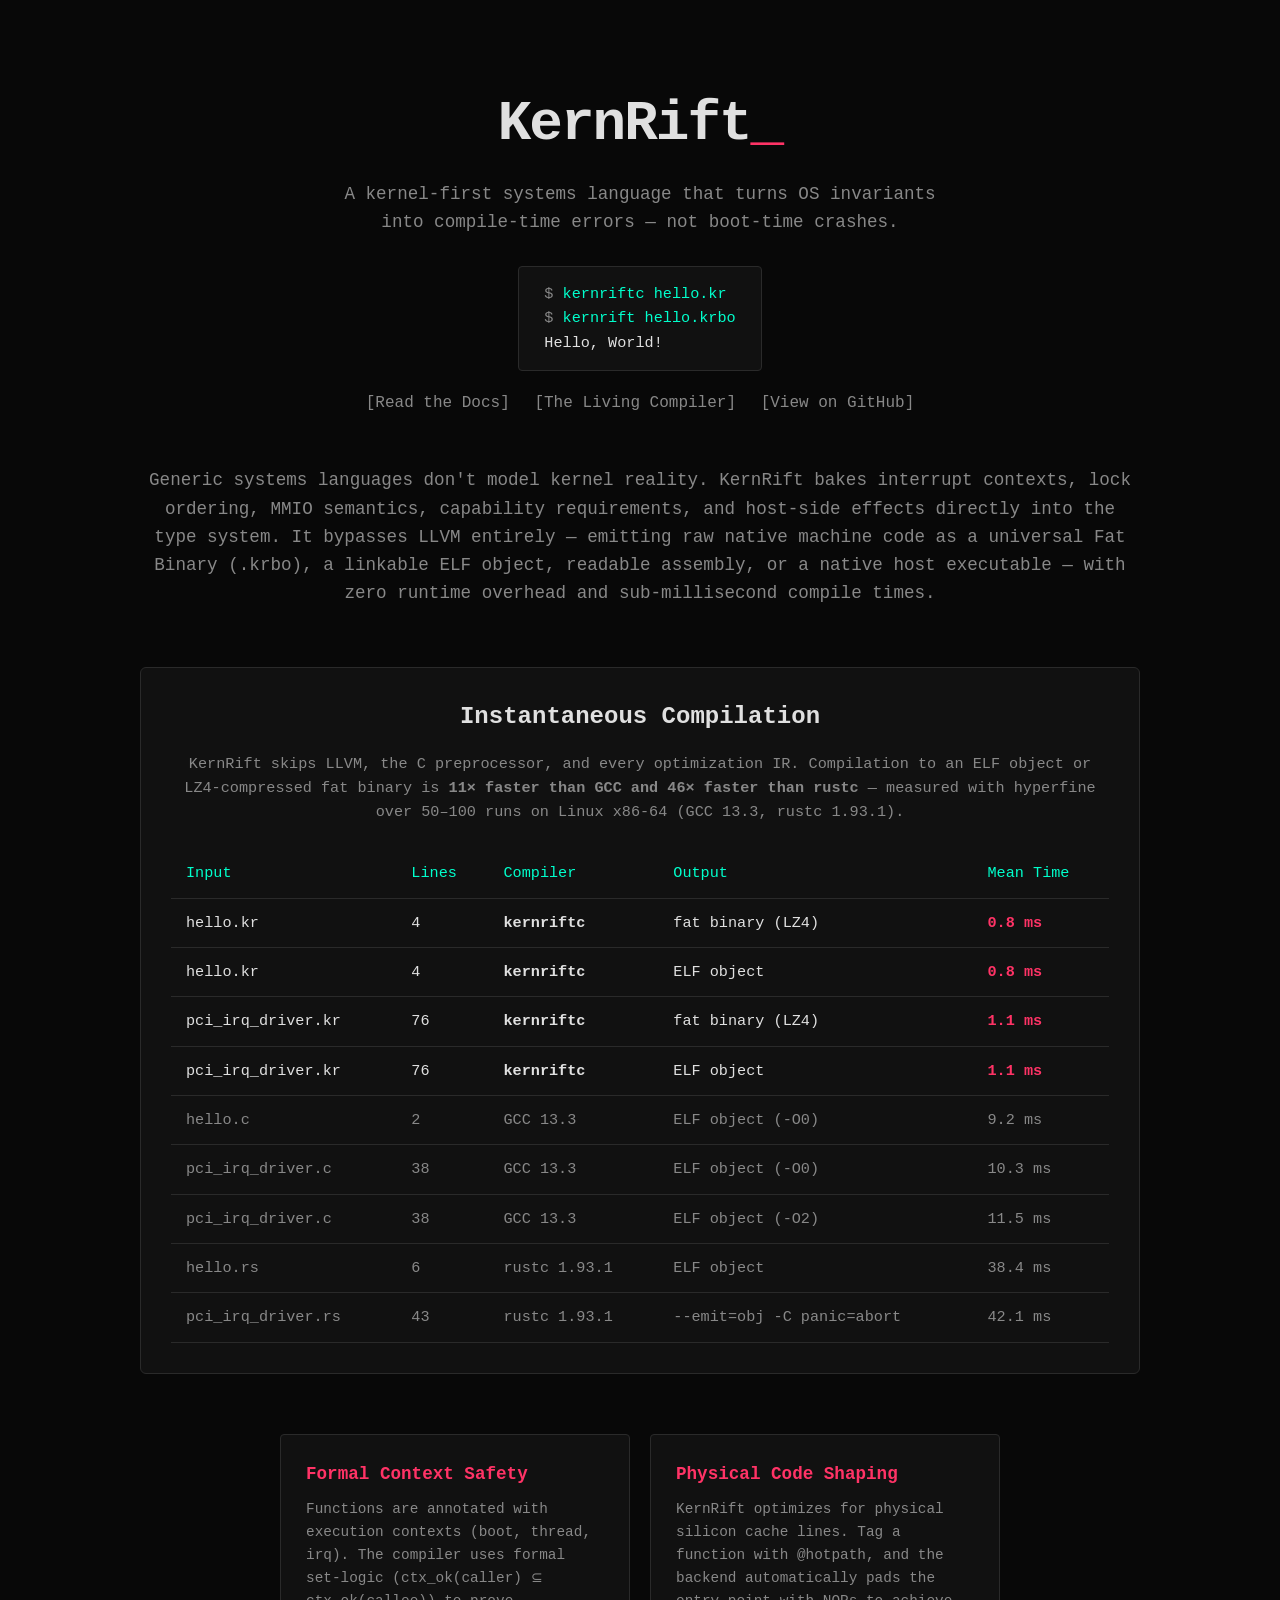
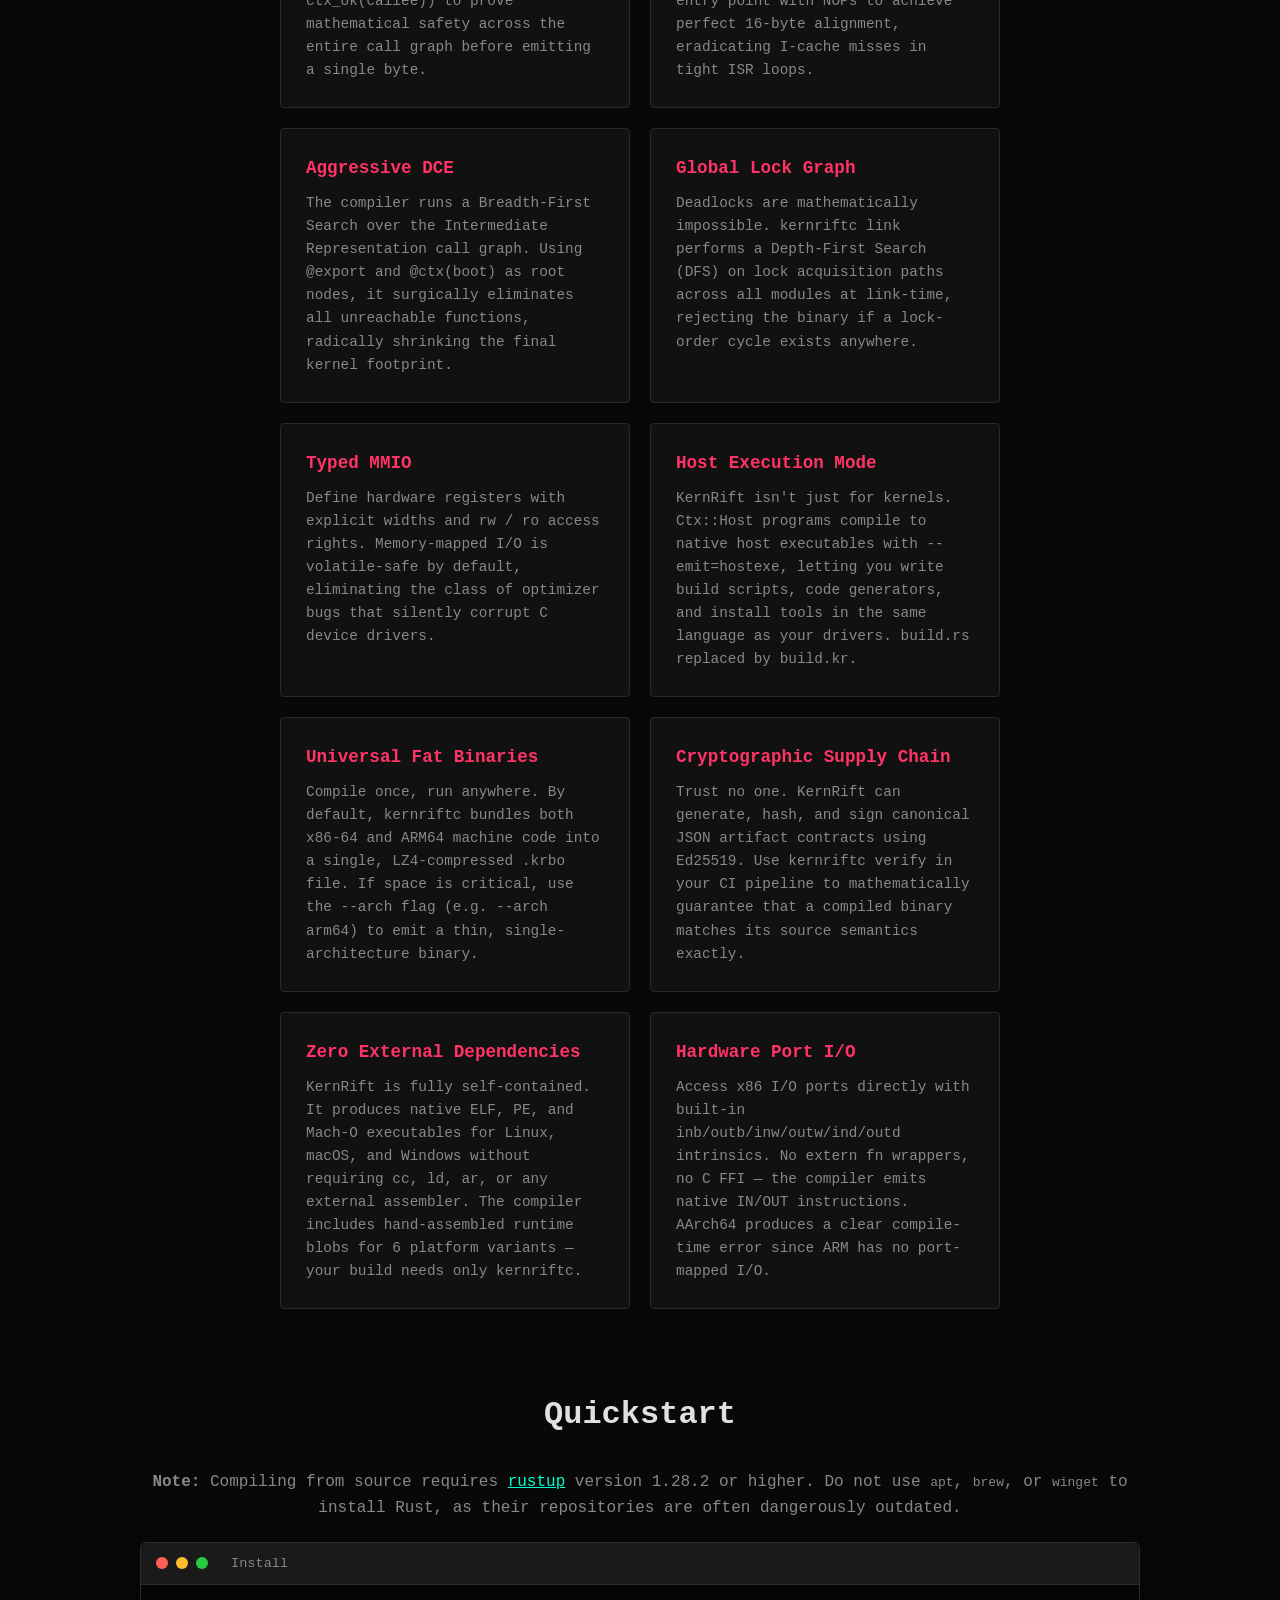
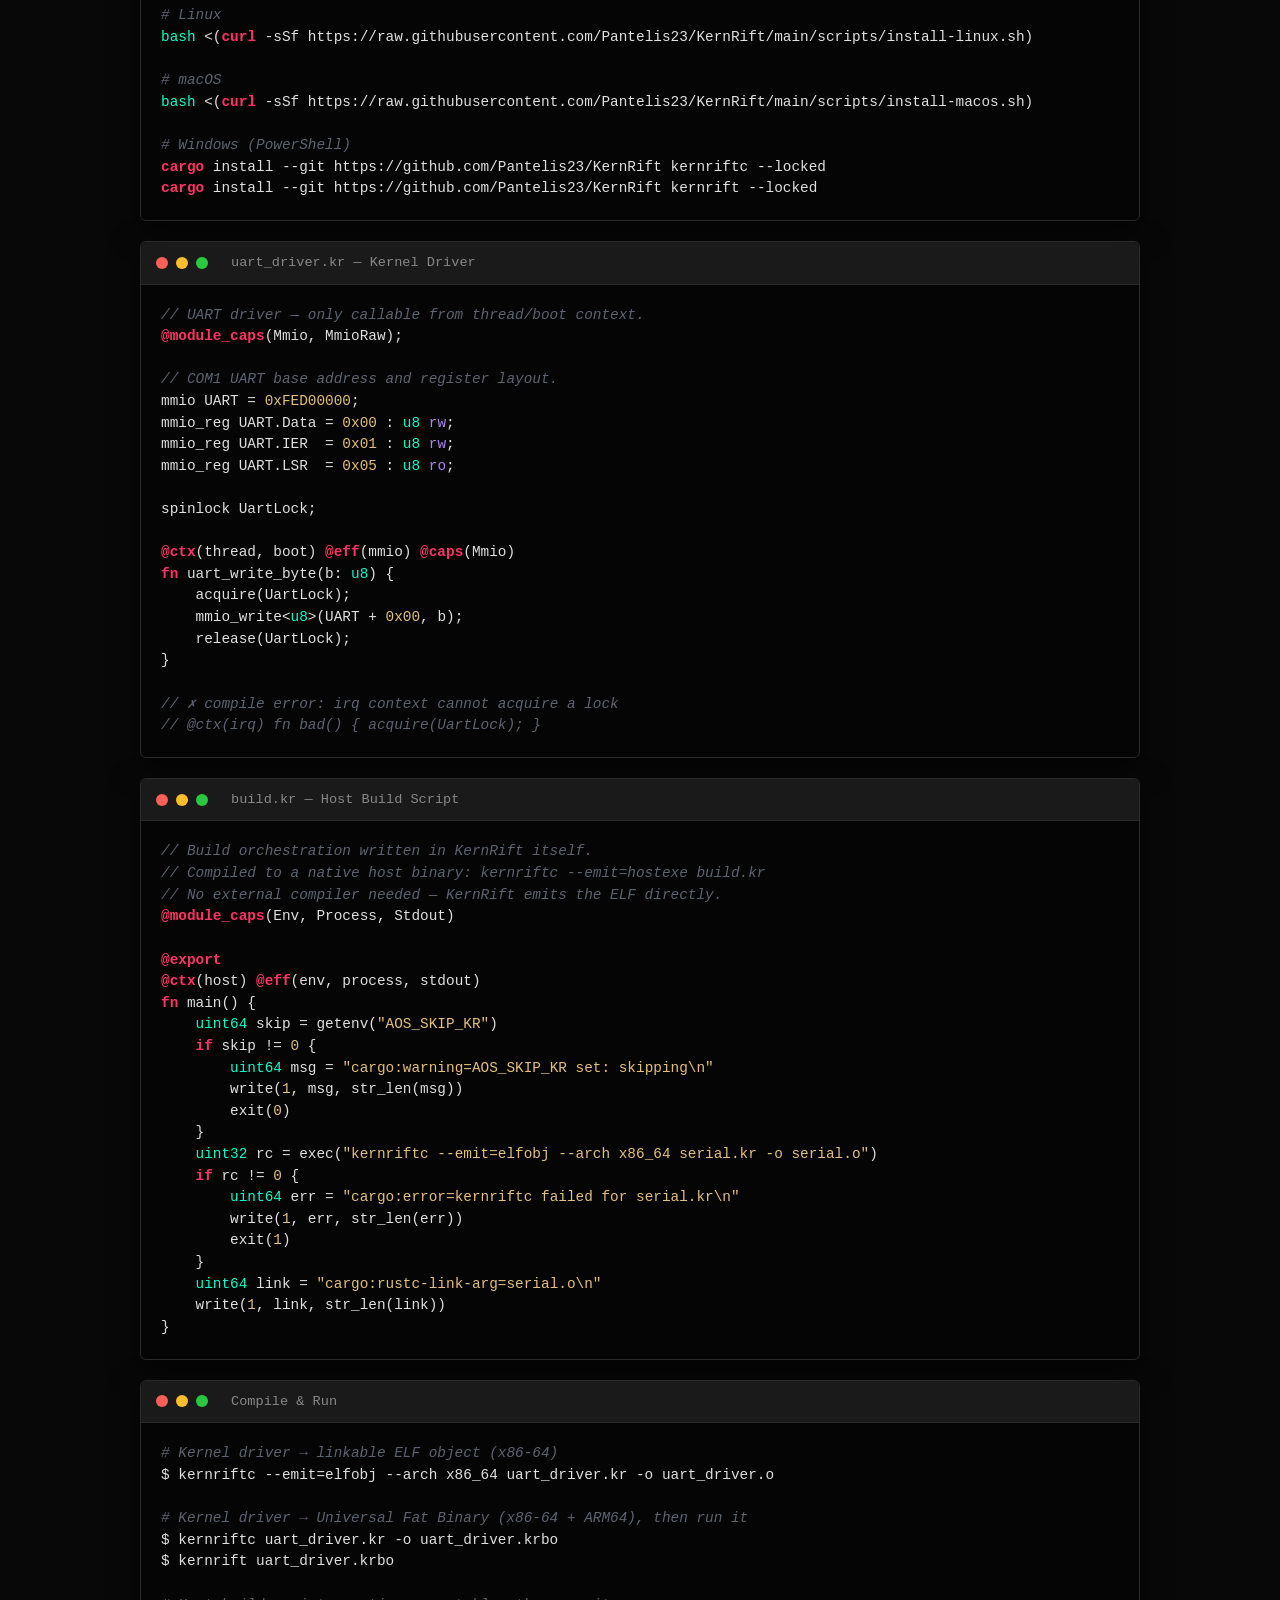
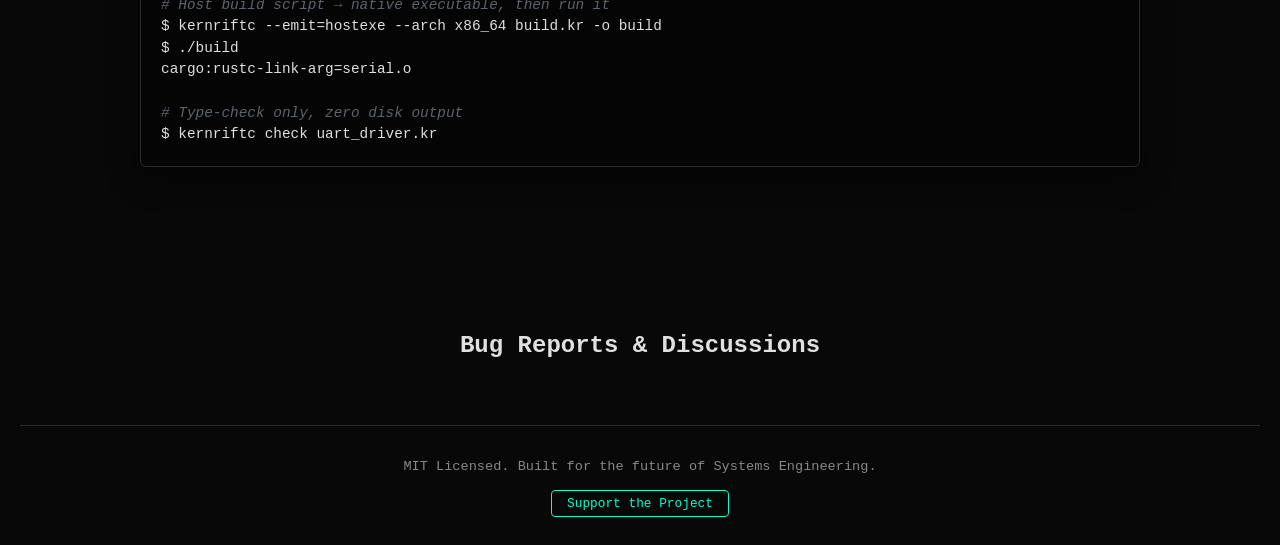
<file: website/index.html>
<!DOCTYPE html>
<html lang="en">
<head>
    <meta charset="UTF-8">
    <meta name="viewport" content="width=device-width, initial-scale=1.0">
    <title>KernRift | Bare-Metal Systems Language</title>
    <link rel="icon" type="image/png" href="logo.png?v=2">
    <meta name="description" content="KernRift: A kernel-first systems language that turns OS invariants into compile-time errors. Featuring a self-evolving compiler, formal safety guarantees, and universal fat binaries.">
    <meta name="keywords" content="KernRift, systems programming, kernel development, compiler, operating systems, safety, bare-metal, AOT, formal verification">
    <link rel="canonical" href="https://kernrift.org/">
    
    <!-- Open Graph / Facebook -->
    <meta property="og:type" content="website">
    <meta property="og:url" content="https://kernrift.org/">
    <meta property="og:title" content="KernRift | Bare-Metal Systems Language">
    <meta property="og:description" content="A kernel-first systems language that turns OS invariants into compile-time errors.">
    
    <!-- Twitter -->
    <meta property="twitter:card" content="summary_large_image">
    <meta property="twitter:url" content="https://kernrift.org/">
    <meta property="twitter:title" content="KernRift | Bare-Metal Systems Language">
    <meta property="twitter:description" content="A kernel-first systems language that turns OS invariants into compile-time errors.">

    <link rel="stylesheet" href="style.css">
</head>
<body>
    <a href="index.html" class="nav-cube" title="Home">
        <div class="cube">
            <div class="face front"></div>
            <div class="face back"></div>
            <div class="face left"></div>
            <div class="face right"></div>
            <div class="face top"></div>
            <div class="face bottom"></div>
        </div>
    </a>
    <header>
        <div style="display: flex; align-items: center; justify-content: center; gap: 20px; margin-bottom: 10px;">
            <h1 style="margin-bottom: 0;">KernRift</h1>
        </div>
        <p class="subtitle">A kernel-first systems language that turns OS invariants into compile-time errors — not boot-time crashes.</p>
        <div class="terminal-bar" style="text-align: left; padding: 15px 25px; font-size: 0.95rem; line-height: 1.6;">
            <code><span style="color: var(--text-muted);">$</span> kernriftc hello.kr</code><br>
            <code><span style="color: var(--text-muted);">$</span> kernrift hello.krbo</code><br>
            <code style="color: var(--text-main);">Hello, World!</code>
        </div>
        <div class="github-link">
            <a href="docs.html" style="margin-right: 15px;">[Read the Docs]</a>
            <a href="living-compiler.html" style="margin-right: 15px;">[The Living Compiler]</a>
            <a href="https://github.com/Pantelis23/KernRift" target="_blank">[View on GitHub]</a>
        </div>
    </header>

    <main>
        <section class="intro">
            <p>
                Generic systems languages don't model kernel reality. KernRift bakes interrupt contexts, lock ordering, MMIO semantics, capability requirements, and host-side effects directly into the type system. It bypasses LLVM entirely — emitting raw native machine code as a universal Fat Binary (<code>.krbo</code>), a linkable ELF object, readable assembly, or a native host executable — with zero runtime overhead and sub-millisecond compile times.
            </p>
        </section>

        <section class="benchmark-section">
            <h2>Instantaneous Compilation</h2>
            <p>KernRift skips LLVM, the C preprocessor, and every optimization IR. Compilation to an ELF object or LZ4-compressed fat binary is <strong>11× faster than GCC and 46× faster than rustc</strong> — measured with hyperfine over 50–100 runs on Linux x86-64 (GCC 13.3, rustc 1.93.1).</p>
            <table class="benchmark-table">
                <thead>
                    <tr>
                        <th>Input</th>
                        <th>Lines</th>
                        <th>Compiler</th>
                        <th>Output</th>
                        <th>Mean Time</th>
                    </tr>
                </thead>
                <tbody>
                    <tr>
                        <td><code>hello.kr</code></td>
                        <td>4</td>
                        <td><strong>kernriftc</strong></td>
                        <td>fat binary (LZ4)</td>
                        <td class="highlight">0.8 ms</td>
                    </tr>
                    <tr>
                        <td><code>hello.kr</code></td>
                        <td>4</td>
                        <td><strong>kernriftc</strong></td>
                        <td>ELF object</td>
                        <td class="highlight">0.8 ms</td>
                    </tr>
                    <tr>
                        <td><code>pci_irq_driver.kr</code></td>
                        <td>76</td>
                        <td><strong>kernriftc</strong></td>
                        <td>fat binary (LZ4)</td>
                        <td class="highlight">1.1 ms</td>
                    </tr>
                    <tr>
                        <td><code>pci_irq_driver.kr</code></td>
                        <td>76</td>
                        <td><strong>kernriftc</strong></td>
                        <td>ELF object</td>
                        <td class="highlight">1.1 ms</td>
                    </tr>
                    <tr>
                        <td class="dim"><code>hello.c</code></td>
                        <td class="dim">2</td>
                        <td class="dim">GCC 13.3</td>
                        <td class="dim">ELF object (-O0)</td>
                        <td class="dim">9.2 ms</td>
                    </tr>
                    <tr>
                        <td class="dim"><code>pci_irq_driver.c</code></td>
                        <td class="dim">38</td>
                        <td class="dim">GCC 13.3</td>
                        <td class="dim">ELF object (-O0)</td>
                        <td class="dim">10.3 ms</td>
                    </tr>
                    <tr>
                        <td class="dim"><code>pci_irq_driver.c</code></td>
                        <td class="dim">38</td>
                        <td class="dim">GCC 13.3</td>
                        <td class="dim">ELF object (-O2)</td>
                        <td class="dim">11.5 ms</td>
                    </tr>
                    <tr>
                        <td class="dim"><code>hello.rs</code></td>
                        <td class="dim">6</td>
                        <td class="dim">rustc 1.93.1</td>
                        <td class="dim">ELF object</td>
                        <td class="dim">38.4 ms</td>
                    </tr>
                    <tr>
                        <td class="dim"><code>pci_irq_driver.rs</code></td>
                        <td class="dim">43</td>
                        <td class="dim">rustc 1.93.1</td>
                        <td class="dim"><code>--emit=obj -C panic=abort</code></td>
                        <td class="dim">42.1 ms</td>
                    </tr>
                </tbody>
            </table>
        </section>

        <section class="features">
            <div class="feature-card">
                <h3>Formal Context Safety</h3>
                <p>Functions are annotated with execution contexts (<code>boot</code>, <code>thread</code>, <code>irq</code>). The compiler uses formal set-logic (<code>ctx_ok(caller) ⊆ ctx_ok(callee)</code>) to prove mathematical safety across the entire call graph before emitting a single byte.</p>
            </div>
            <div class="feature-card">
                <h3>Physical Code Shaping</h3>
                <p>KernRift optimizes for physical silicon cache lines. Tag a function with <code>@hotpath</code>, and the backend automatically pads the entry point with NOPs to achieve perfect 16-byte alignment, eradicating I-cache misses in tight ISR loops.</p>
            </div>
            <div class="feature-card">
                <h3>Aggressive DCE</h3>
                <p>The compiler runs a Breadth-First Search over the Intermediate Representation call graph. Using <code>@export</code> and <code>@ctx(boot)</code> as root nodes, it surgically eliminates all unreachable functions, radically shrinking the final kernel footprint.</p>
            </div>
            <div class="feature-card">
                <h3>Global Lock Graph</h3>
                <p>Deadlocks are mathematically impossible. <code>kernriftc link</code> performs a Depth-First Search (DFS) on lock acquisition paths across all modules at link-time, rejecting the binary if a lock-order cycle exists anywhere.</p>
            </div>
            <div class="feature-card">
                <h3>Typed MMIO</h3>
                <p>Define hardware registers with explicit widths and <code>rw</code> / <code>ro</code> access rights. Memory-mapped I/O is volatile-safe by default, eliminating the class of optimizer bugs that silently corrupt C device drivers.</p>
            </div>
            <div class="feature-card">
                <h3>Host Execution Mode</h3>
                <p>KernRift isn't just for kernels. <code>Ctx::Host</code> programs compile to native host executables with <code>--emit=hostexe</code>, letting you write build scripts, code generators, and install tools in the same language as your drivers. <code>build.rs</code> replaced by <code>build.kr</code>.</p>
            </div>
            <div class="feature-card">
                <h3>Universal Fat Binaries</h3>
                <p>Compile once, run anywhere. By default, <code>kernriftc</code> bundles both x86-64 and ARM64 machine code into a single, LZ4-compressed <code>.krbo</code> file. If space is critical, use the <code>--arch</code> flag (e.g. <code>--arch arm64</code>) to emit a thin, single-architecture binary.</p>
            </div>
            <div class="feature-card">
                <h3>Cryptographic Supply Chain</h3>
                <p>Trust no one. KernRift can generate, hash, and sign canonical JSON artifact contracts using Ed25519. Use <code>kernriftc verify</code> in your CI pipeline to mathematically guarantee that a compiled binary matches its source semantics exactly.</p>
            </div>
            <div class="feature-card">
                <h3>Zero External Dependencies</h3>
                <p>KernRift is fully self-contained. It produces native ELF, PE, and Mach-O executables for Linux, macOS, and Windows without requiring <code>cc</code>, <code>ld</code>, <code>ar</code>, or any external assembler. The compiler includes hand-assembled runtime blobs for 6 platform variants — your build needs only <code>kernriftc</code>.</p>
            </div>
            <div class="feature-card">
                <h3>Hardware Port I/O</h3>
                <p>Access x86 I/O ports directly with built-in <code>inb</code>/<code>outb</code>/<code>inw</code>/<code>outw</code>/<code>ind</code>/<code>outd</code> intrinsics. No <code>extern fn</code> wrappers, no C FFI — the compiler emits native <code>IN</code>/<code>OUT</code> instructions. AArch64 produces a clear compile-time error since ARM has no port-mapped I/O.</p>
            </div>
        </section>

        <section class="quickstart">
            <h2>Quickstart</h2>
            <p style="text-align: center; color: var(--text-muted); margin-bottom: 20px;">
                <strong>Note:</strong> Compiling from source requires <a href="https://rustup.rs/" style="color: var(--accent-secondary);" target="_blank">rustup</a> version 1.28.2 or higher. Do not use <code>apt</code>, <code>brew</code>, or <code>winget</code> to install Rust, as their repositories are often dangerously outdated.
            </p>

            <div class="code-window">
                <div class="code-header">
                    <span class="dot red"></span>
                    <span class="dot yellow"></span>
                    <span class="dot green"></span>
                    <span class="filename">Install</span>
                </div>
<pre><code><span class="comment"># Linux</span>
<span class="type">bash</span> &lt;(<span class="keyword">curl</span> -sSf https://raw.githubusercontent.com/Pantelis23/KernRift/main/scripts/install-linux.sh)

<span class="comment"># macOS</span>
<span class="type">bash</span> &lt;(<span class="keyword">curl</span> -sSf https://raw.githubusercontent.com/Pantelis23/KernRift/main/scripts/install-macos.sh)

<span class="comment"># Windows (PowerShell)</span>
<span class="keyword">cargo</span> install --git https://github.com/Pantelis23/KernRift kernriftc --locked
<span class="keyword">cargo</span> install --git https://github.com/Pantelis23/KernRift kernrift --locked
</code></pre>
            </div>

            <div class="code-window">
                <div class="code-header">
                    <span class="dot red"></span>
                    <span class="dot yellow"></span>
                    <span class="dot green"></span>
                    <span class="filename">uart_driver.kr — Kernel Driver</span>
                </div>
<pre><code><span class="comment">// UART driver — only callable from thread/boot context.</span>
<span class="keyword">@module_caps</span>(Mmio, MmioRaw);

<span class="comment">// COM1 UART base address and register layout.</span>
mmio UART = <span class="literal">0xFED00000</span>;
mmio_reg UART.Data = <span class="literal">0x00</span> : <span class="type">u8</span> <span class="modifier">rw</span>;
mmio_reg UART.IER  = <span class="literal">0x01</span> : <span class="type">u8</span> <span class="modifier">rw</span>;
mmio_reg UART.LSR  = <span class="literal">0x05</span> : <span class="type">u8</span> <span class="modifier">ro</span>;

spinlock UartLock;

<span class="keyword">@ctx</span>(thread, boot) <span class="keyword">@eff</span>(mmio) <span class="keyword">@caps</span>(Mmio)
<span class="keyword">fn</span> uart_write_byte(b: <span class="type">u8</span>) {
    acquire(UartLock);
    mmio_write&lt;<span class="type">u8</span>&gt;(UART + <span class="literal">0x00</span>, b);
    release(UartLock);
}

<span class="comment">// ✗ compile error: irq context cannot acquire a lock</span>
<span class="comment">// @ctx(irq) fn bad() { acquire(UartLock); }</span>
</code></pre>
            </div>

            <div class="code-window">
                <div class="code-header">
                    <span class="dot red"></span>
                    <span class="dot yellow"></span>
                    <span class="dot green"></span>
                    <span class="filename">build.kr — Host Build Script</span>
                </div>
<pre><code><span class="comment">// Build orchestration written in KernRift itself.</span>
<span class="comment">// Compiled to a native host binary: kernriftc --emit=hostexe build.kr</span>
<span class="comment">// No external compiler needed — KernRift emits the ELF directly.</span>
<span class="keyword">@module_caps</span>(Env, Process, Stdout)

<span class="keyword">@export</span>
<span class="keyword">@ctx</span>(host) <span class="keyword">@eff</span>(env, process, stdout)
<span class="keyword">fn</span> main() {
    <span class="type">uint64</span> skip = getenv(<span class="literal">"AOS_SKIP_KR"</span>)
    <span class="keyword">if</span> skip != <span class="literal">0</span> {
        <span class="type">uint64</span> msg = <span class="literal">"cargo:warning=AOS_SKIP_KR set: skipping\n"</span>
        write(<span class="literal">1</span>, msg, str_len(msg))
        exit(<span class="literal">0</span>)
    }
    <span class="type">uint32</span> rc = exec(<span class="literal">"kernriftc --emit=elfobj --arch x86_64 serial.kr -o serial.o"</span>)
    <span class="keyword">if</span> rc != <span class="literal">0</span> {
        <span class="type">uint64</span> err = <span class="literal">"cargo:error=kernriftc failed for serial.kr\n"</span>
        write(<span class="literal">1</span>, err, str_len(err))
        exit(<span class="literal">1</span>)
    }
    <span class="type">uint64</span> link = <span class="literal">"cargo:rustc-link-arg=serial.o\n"</span>
    write(<span class="literal">1</span>, link, str_len(link))
}
</code></pre>
            </div>

            <div class="code-window">
                <div class="code-header">
                    <span class="dot red"></span>
                    <span class="dot yellow"></span>
                    <span class="dot green"></span>
                    <span class="filename">Compile &amp; Run</span>
                </div>
<pre><code><span class="comment"># Kernel driver → linkable ELF object (x86-64)</span>
$ kernriftc --emit=elfobj --arch x86_64 uart_driver.kr -o uart_driver.o

<span class="comment"># Kernel driver → Universal Fat Binary (x86-64 + ARM64), then run it</span>
$ kernriftc uart_driver.kr -o uart_driver.krbo
$ kernrift uart_driver.krbo

<span class="comment"># Host build script → native executable, then run it</span>
$ kernriftc --emit=hostexe --arch x86_64 build.kr -o build
$ ./build
cargo:rustc-link-arg=serial.o

<span class="comment"># Type-check only, zero disk output</span>
$ kernriftc check uart_driver.kr
</code></pre>
            </div>
        </section>
    </main>

    <section class="comments" style="max-width: 900px; width: 100%; margin: 80px auto 40px auto; padding: 0 20px;">
        <h2 style="color: var(--text-main); margin-bottom: 20px; font-size: 1.5rem; text-align: center;">Bug Reports & Discussions</h2>
        <script src="https://giscus.app/client.js"
                data-repo="Pantelis23/KernRift"
                data-repo-id="R_kgDORWVhDg"
                data-category="General"
                data-category-id="DIC_kwDORWVhDs4C5Yrt"
                data-mapping="pathname"
                data-strict="0"
                data-reactions-enabled="1"
                data-emit-metadata="0"
                data-input-position="bottom"
                data-theme="transparent_dark"
                data-lang="en"
                crossorigin="anonymous"
                async>
        </script>
    </section>

    <footer>
        <p>MIT Licensed. Built for the future of Systems Engineering.</p>
        <div style="margin-top: 15px;">
            <a href="https://ko-fi.com/Pantelis23" target="_blank" style="color: var(--accent-secondary); text-decoration: none; border: 1px solid var(--accent-secondary); padding: 5px 15px; border-radius: 4px; font-size: 0.8rem; transition: all 0.2s ease;" onmouseover="this.style.backgroundColor='rgba(0, 255, 204, 0.1)'" onmouseout="this.style.backgroundColor='transparent'">Support the Project</a>
        </div>
    </footer>
</body>
</html>
</file>
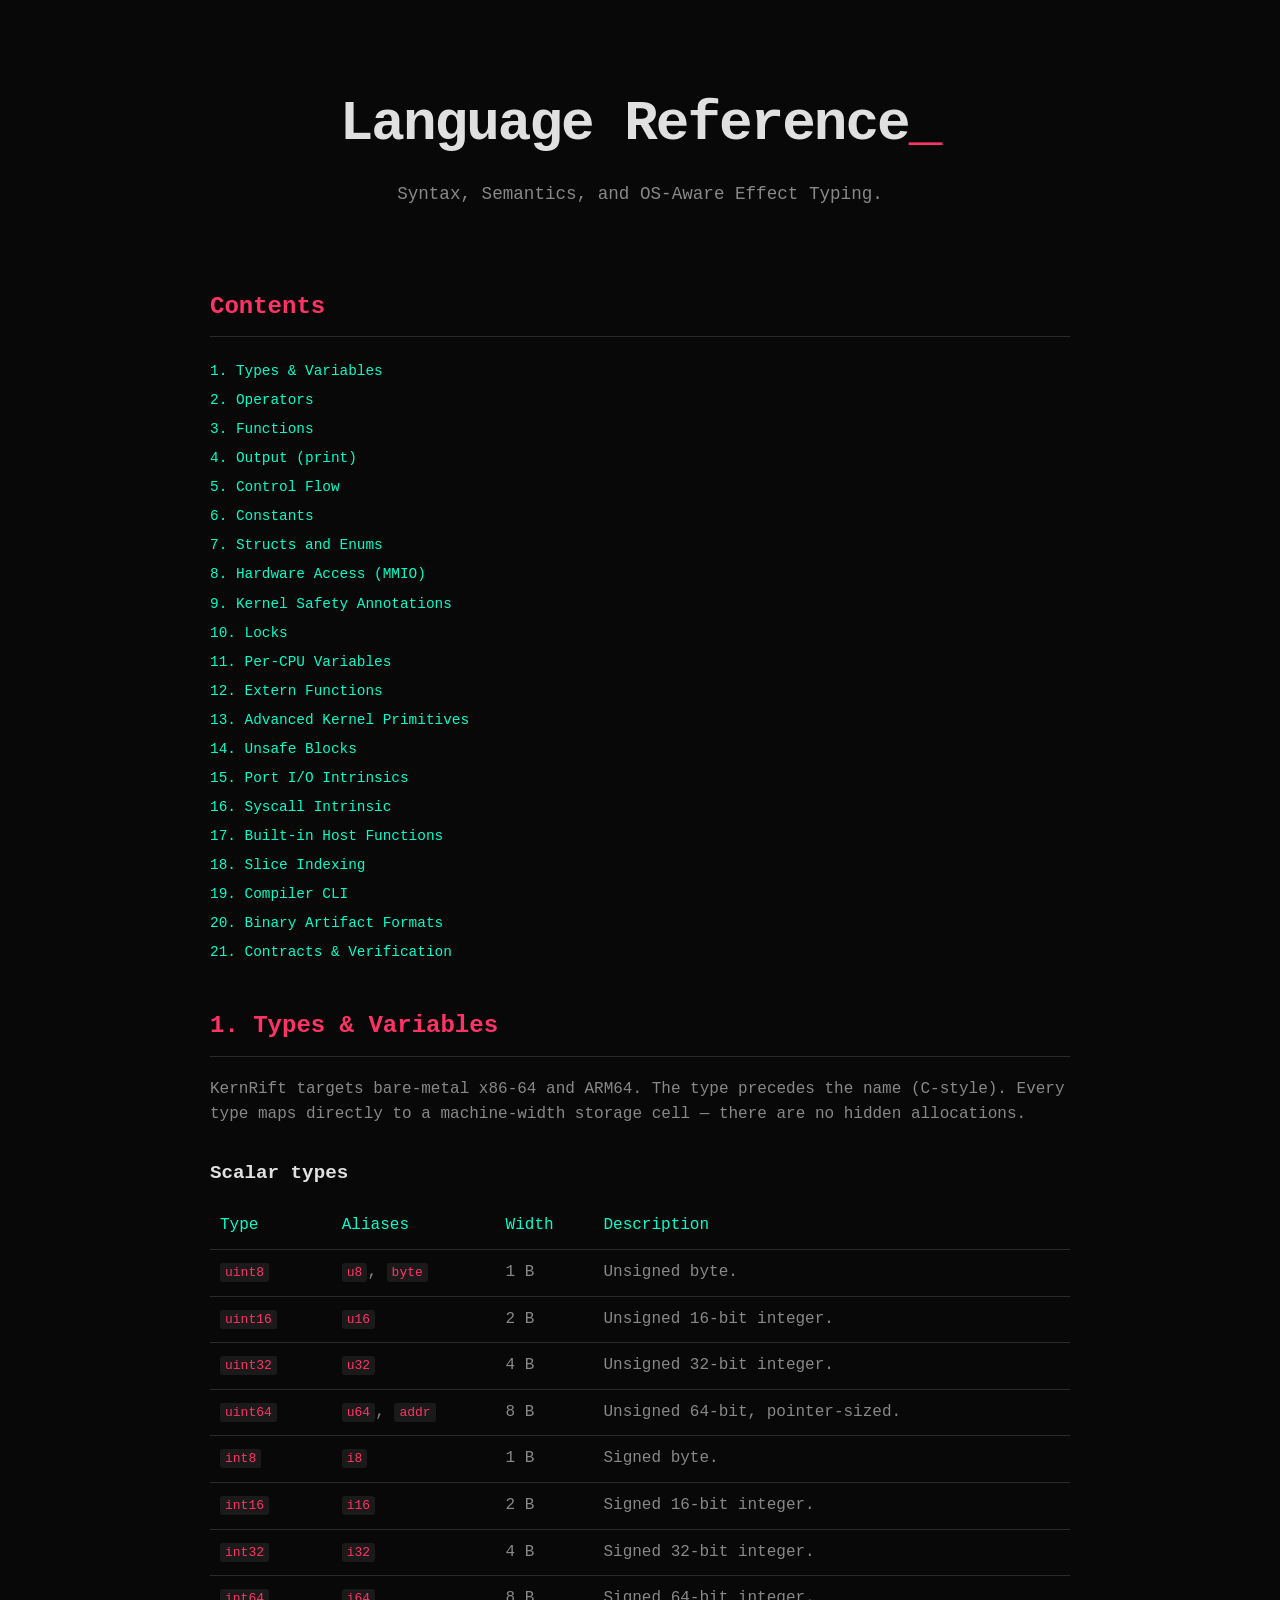
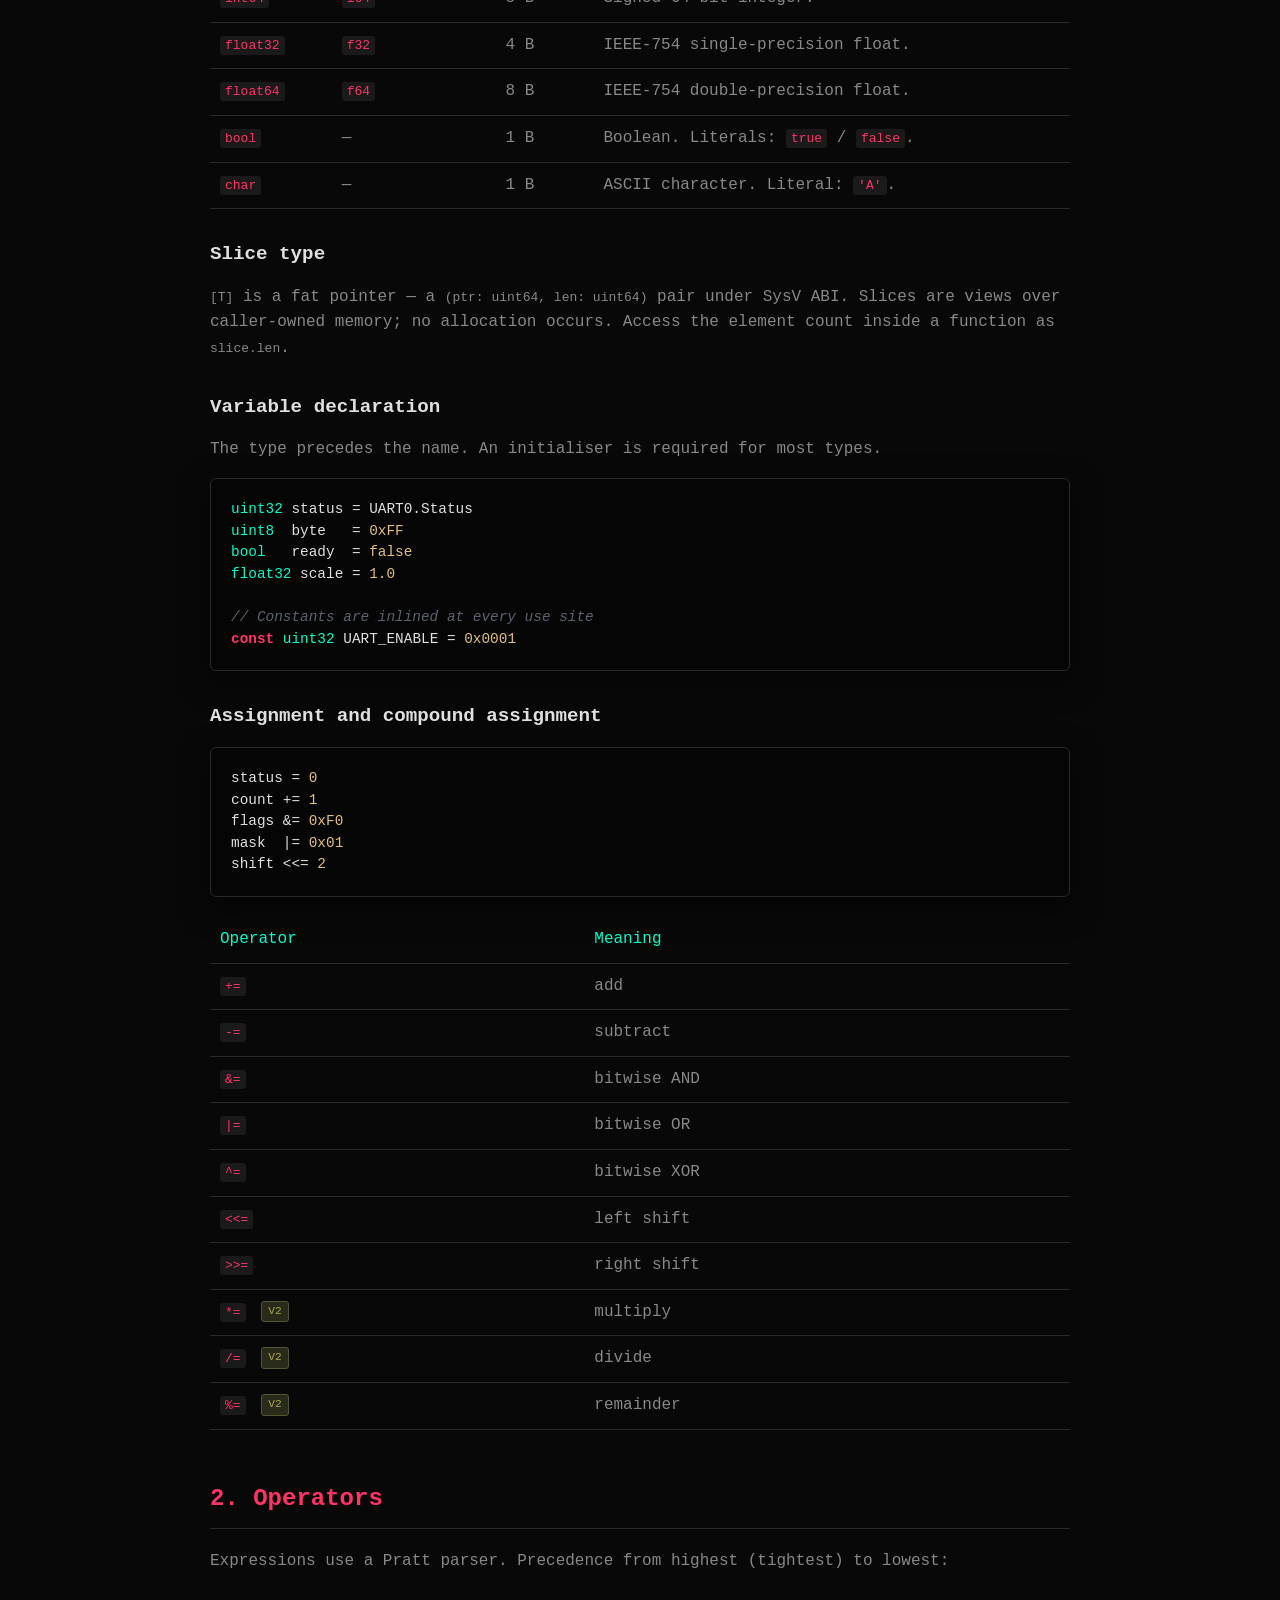
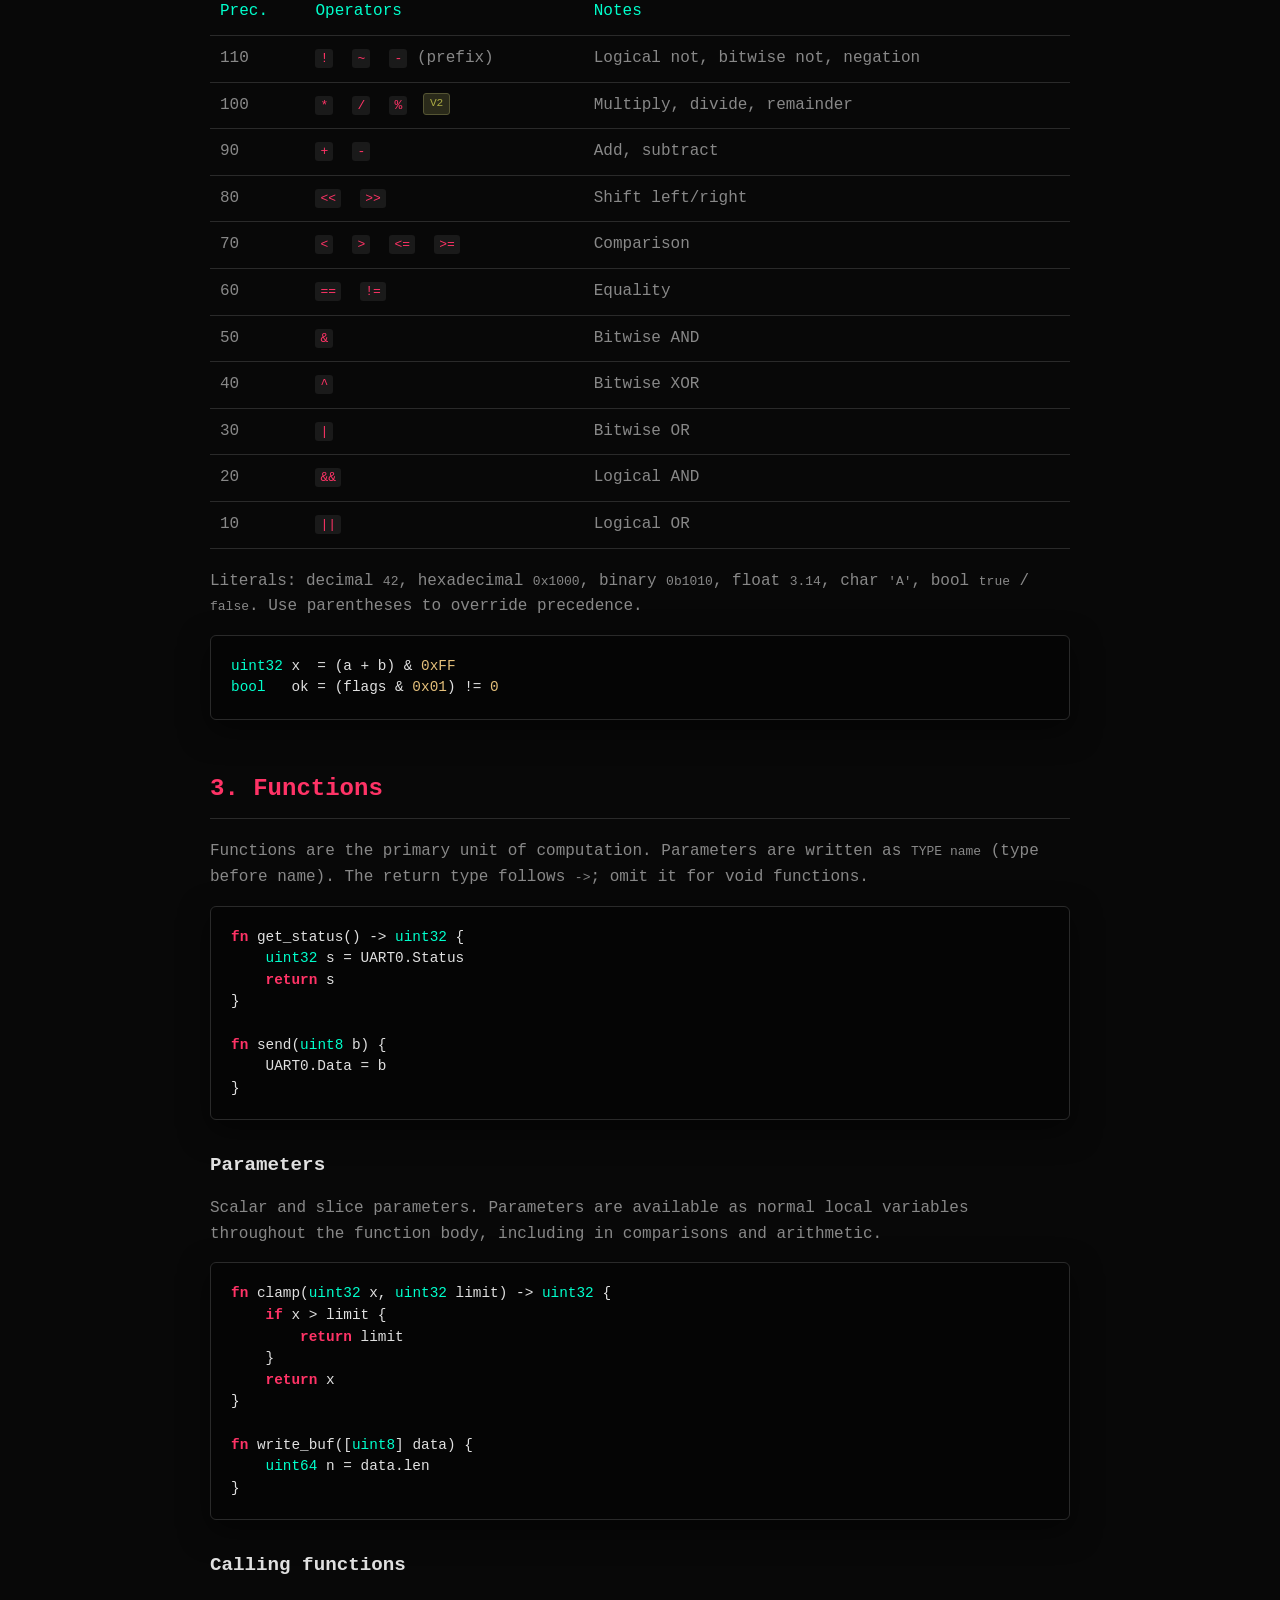
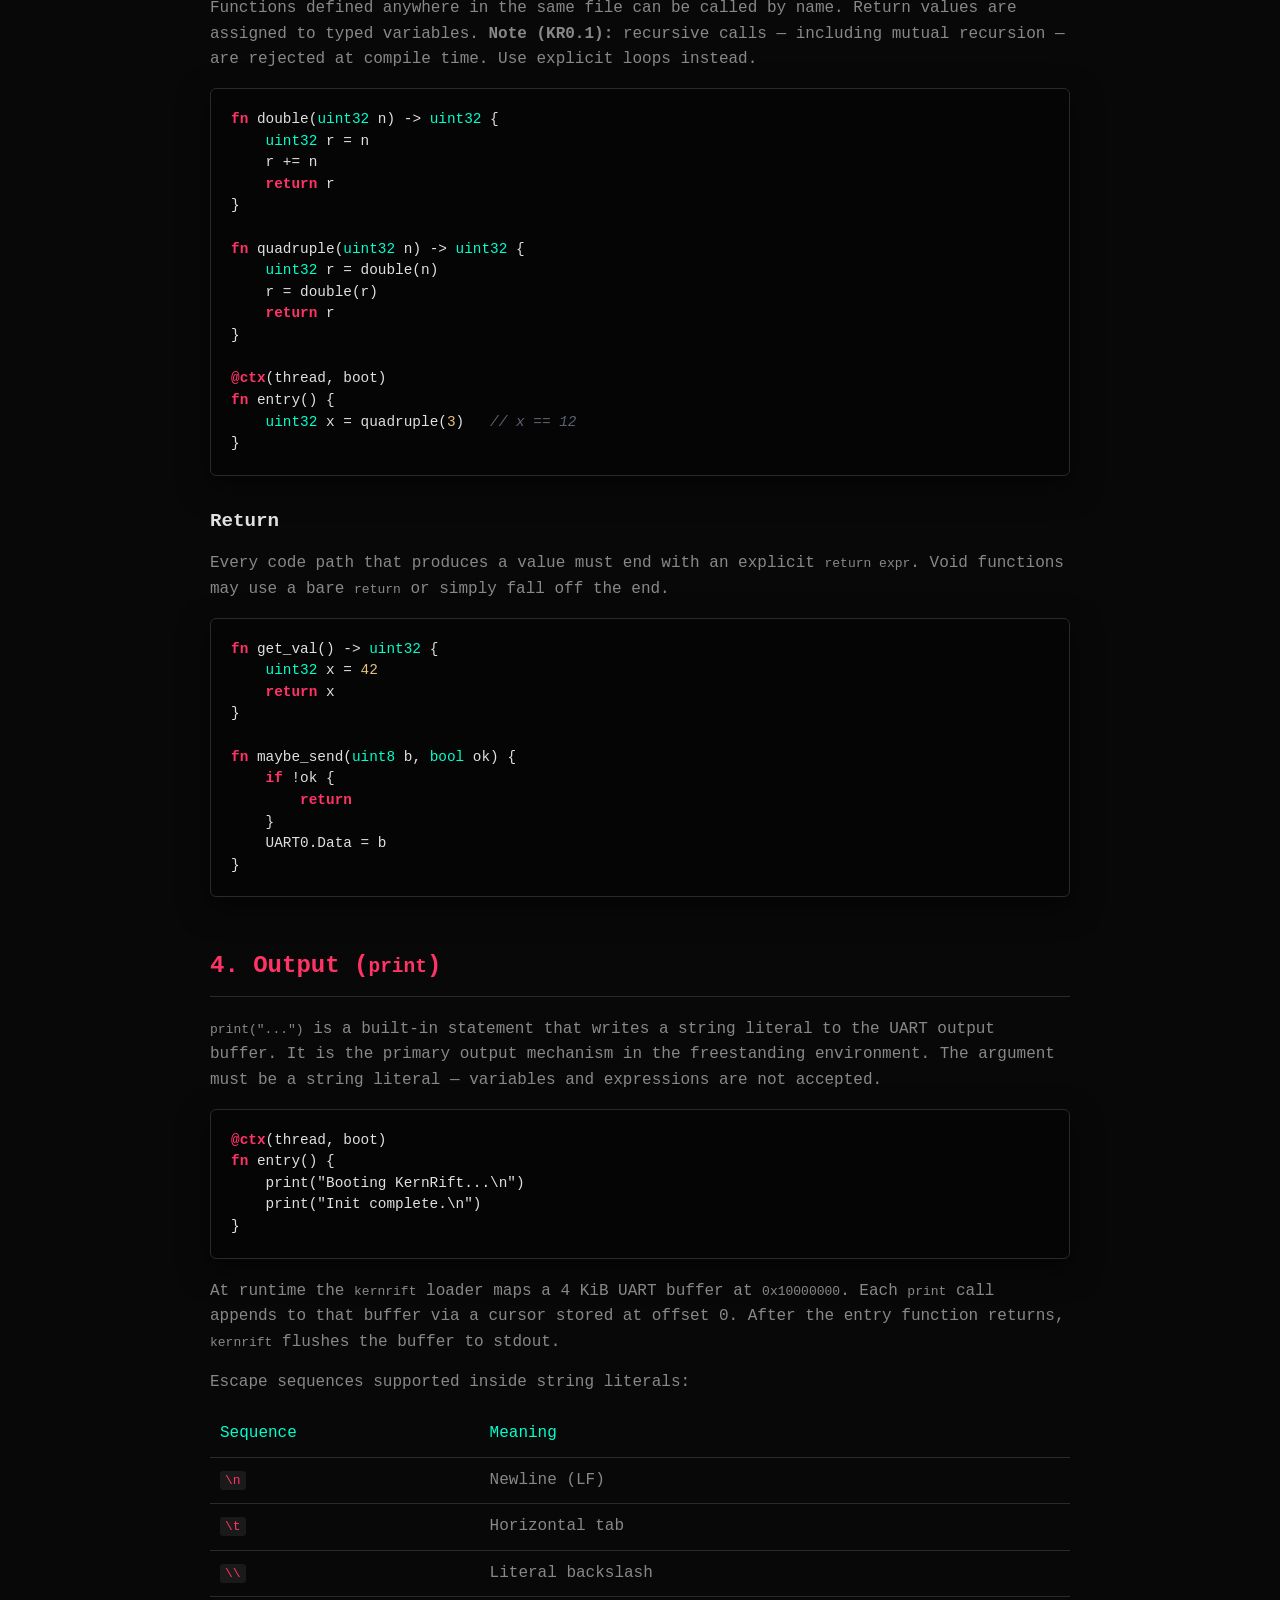
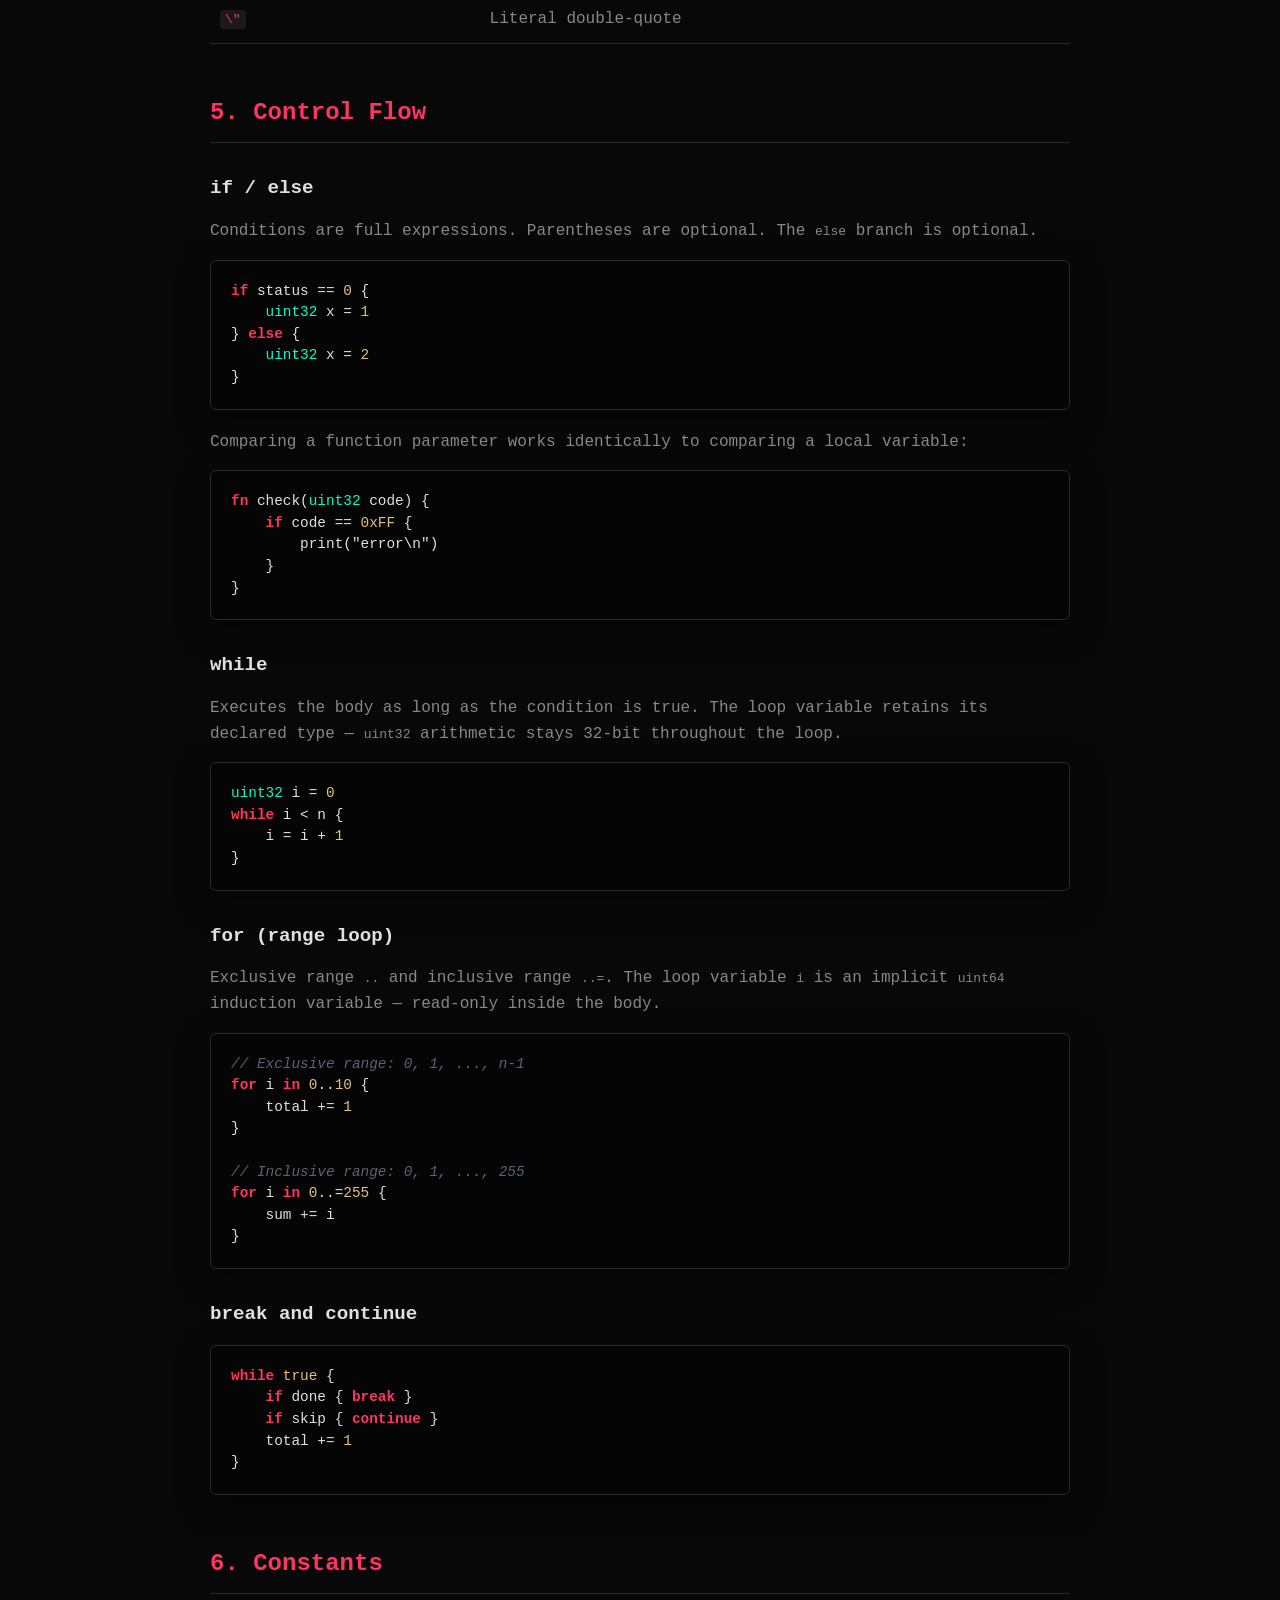
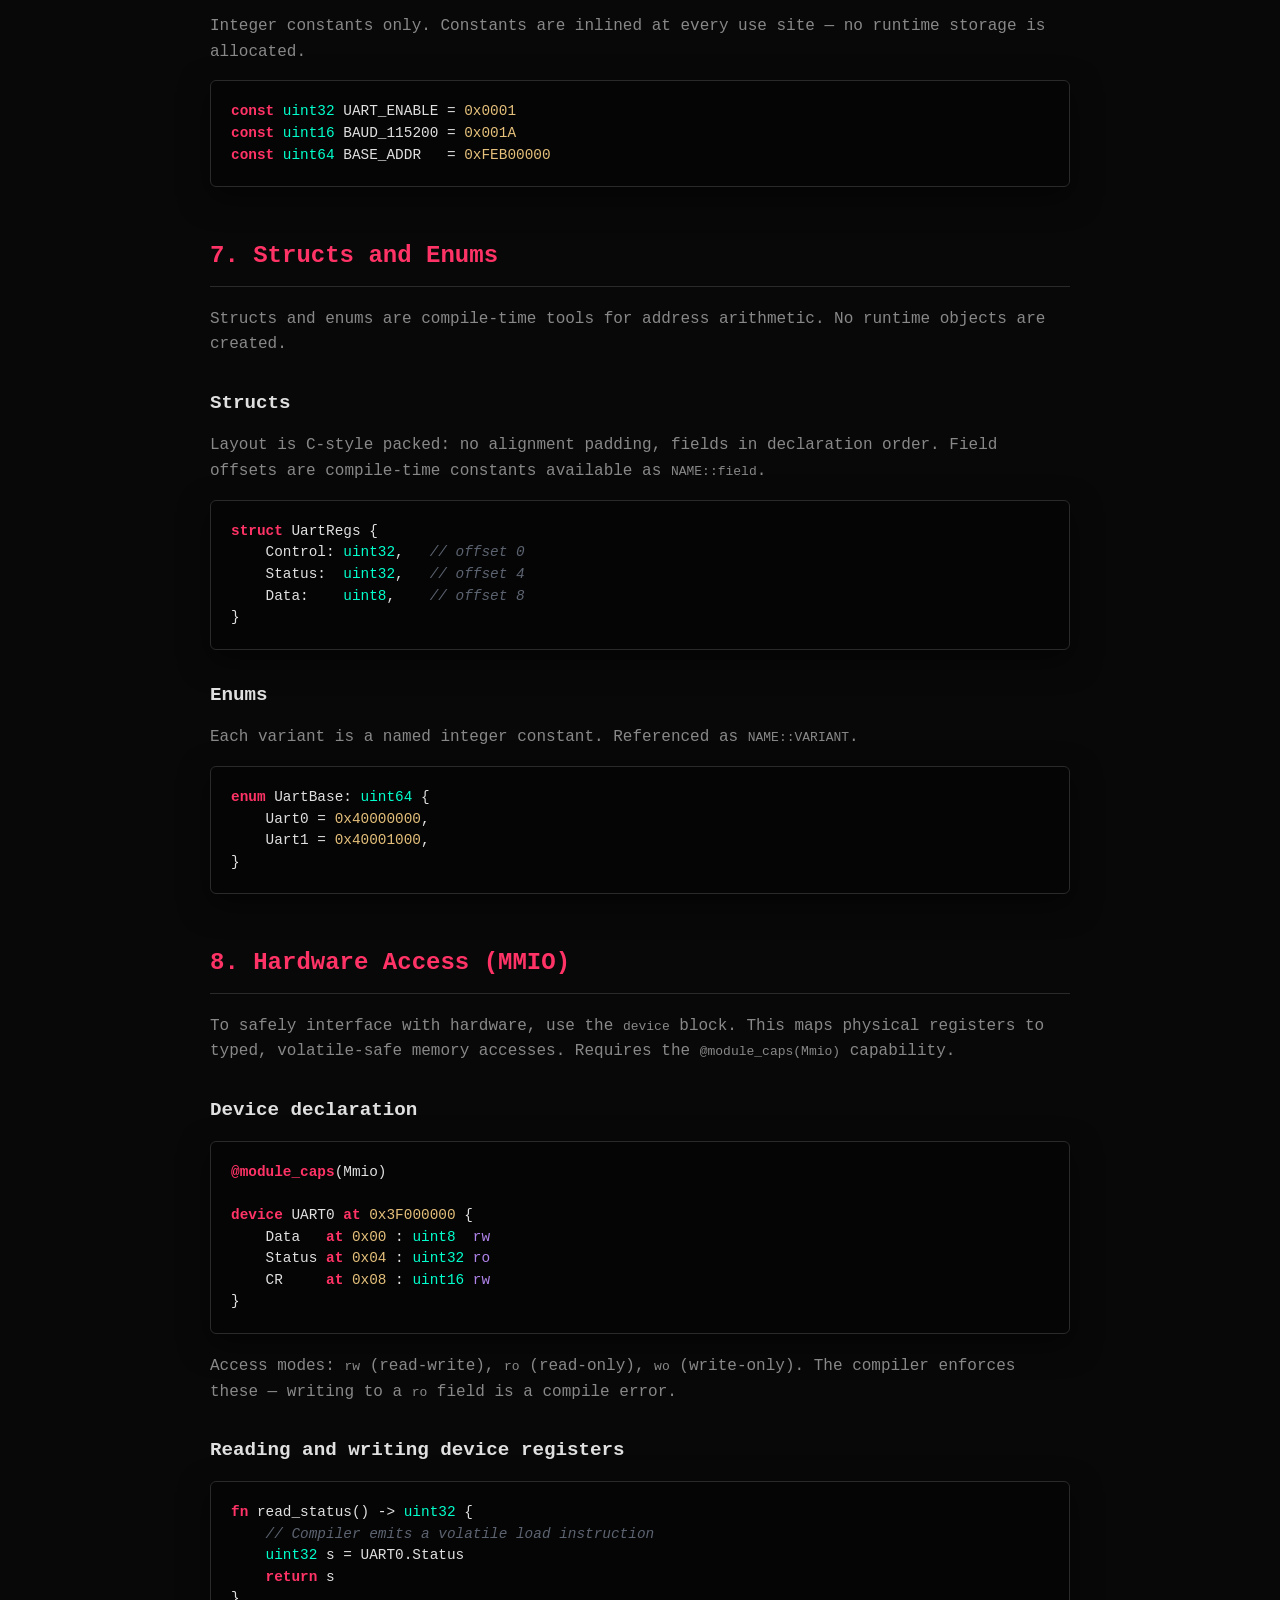
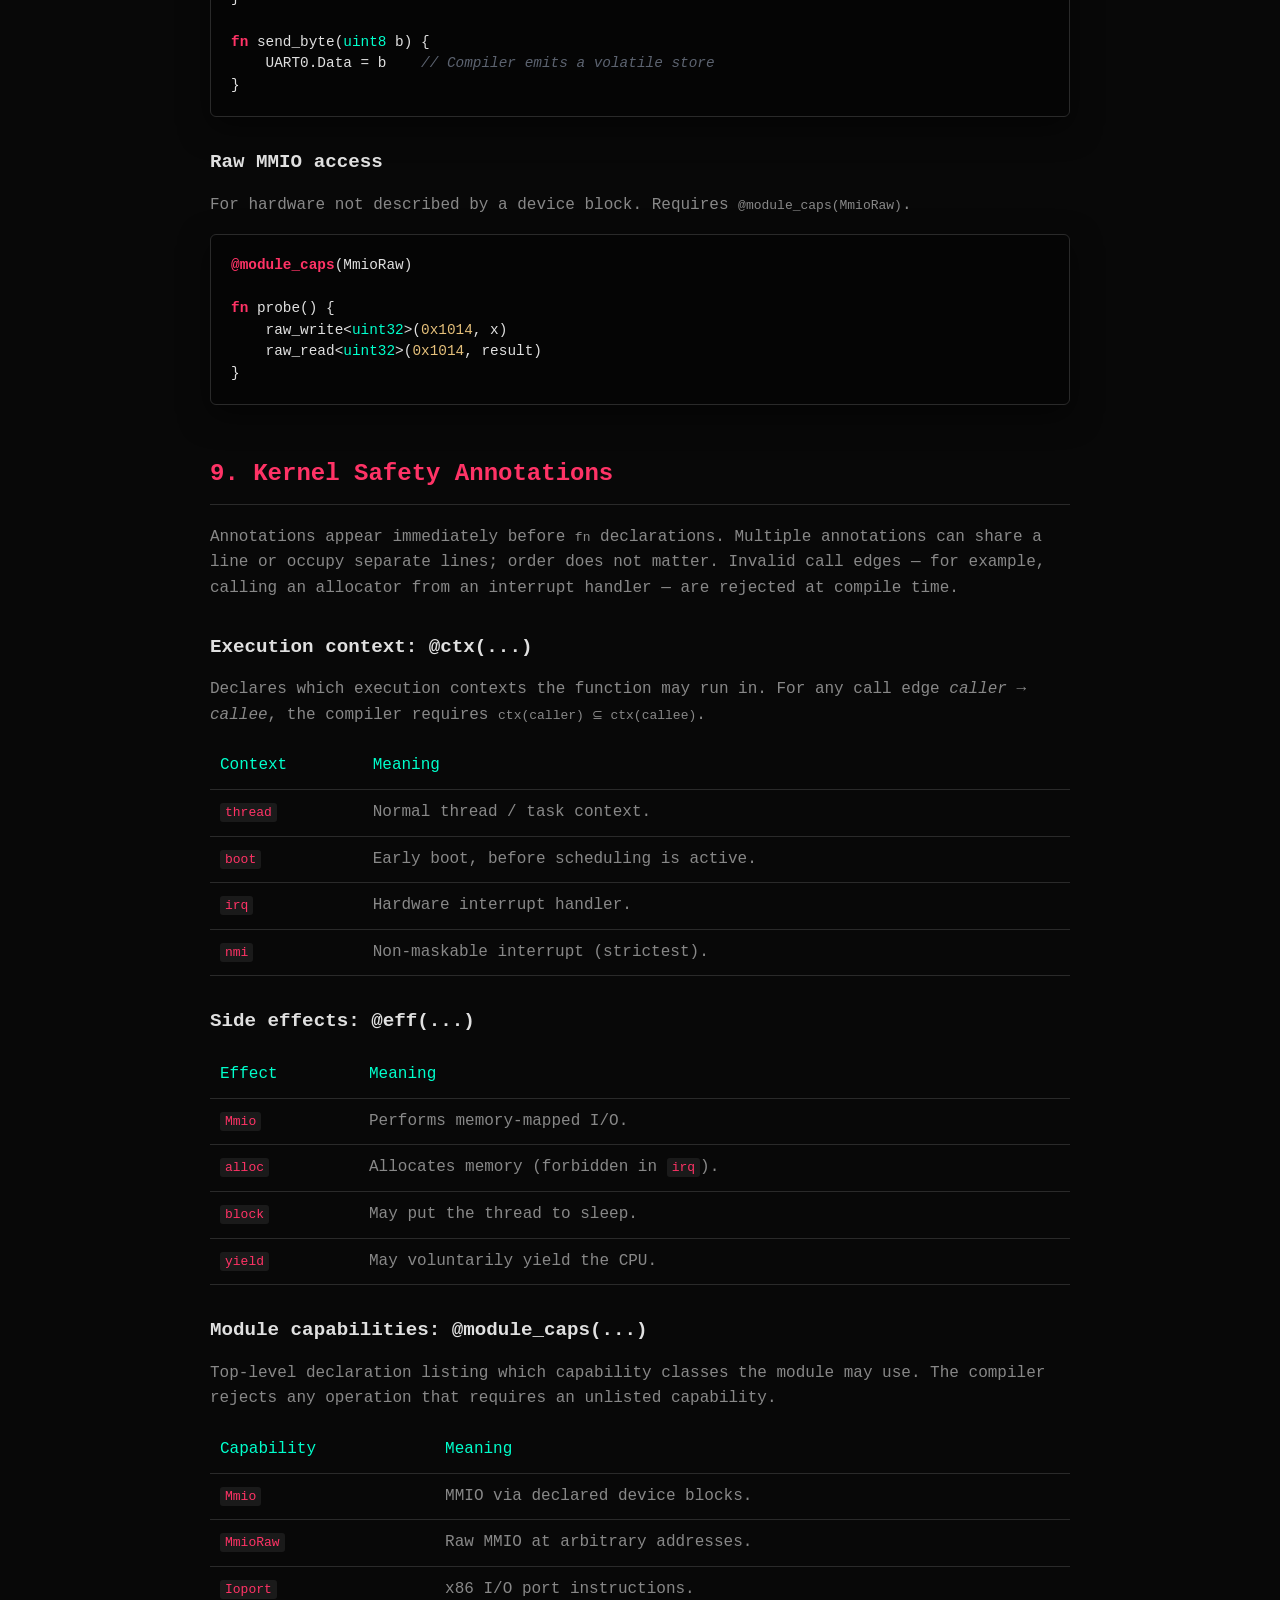
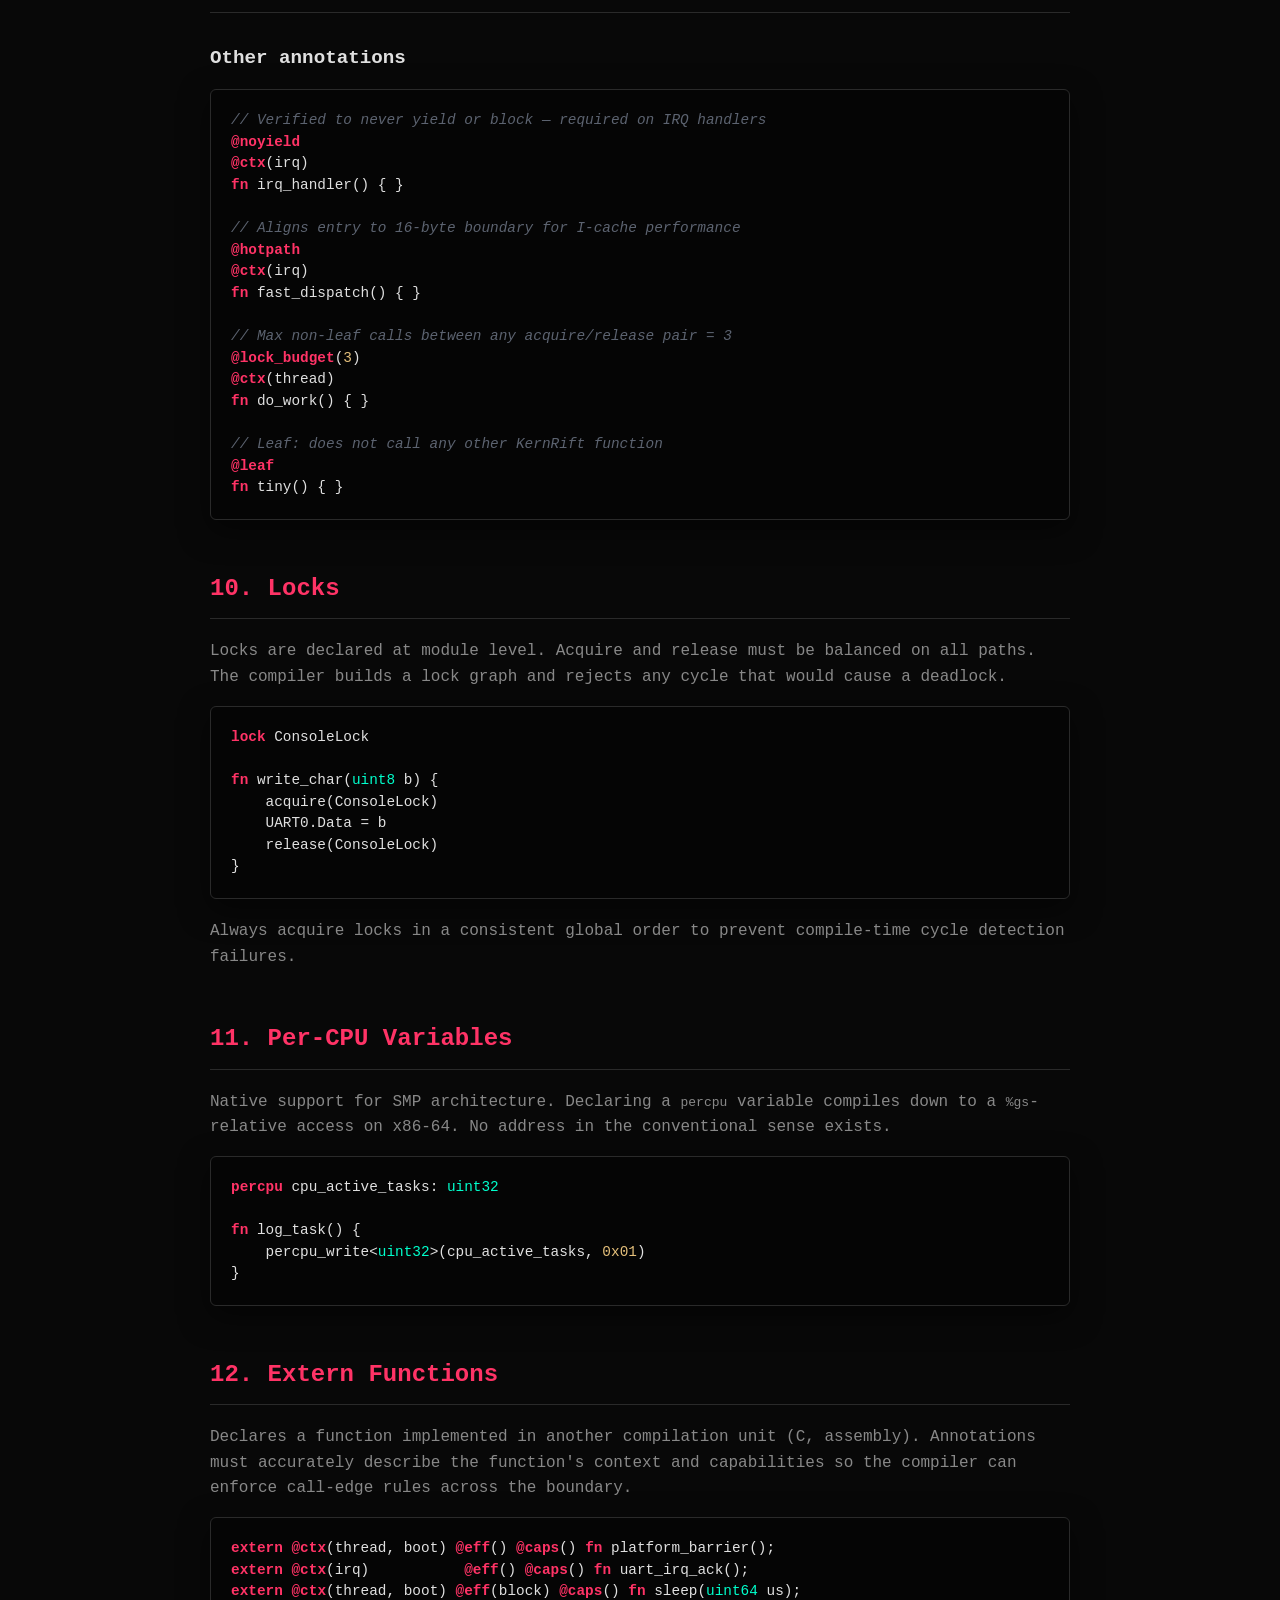
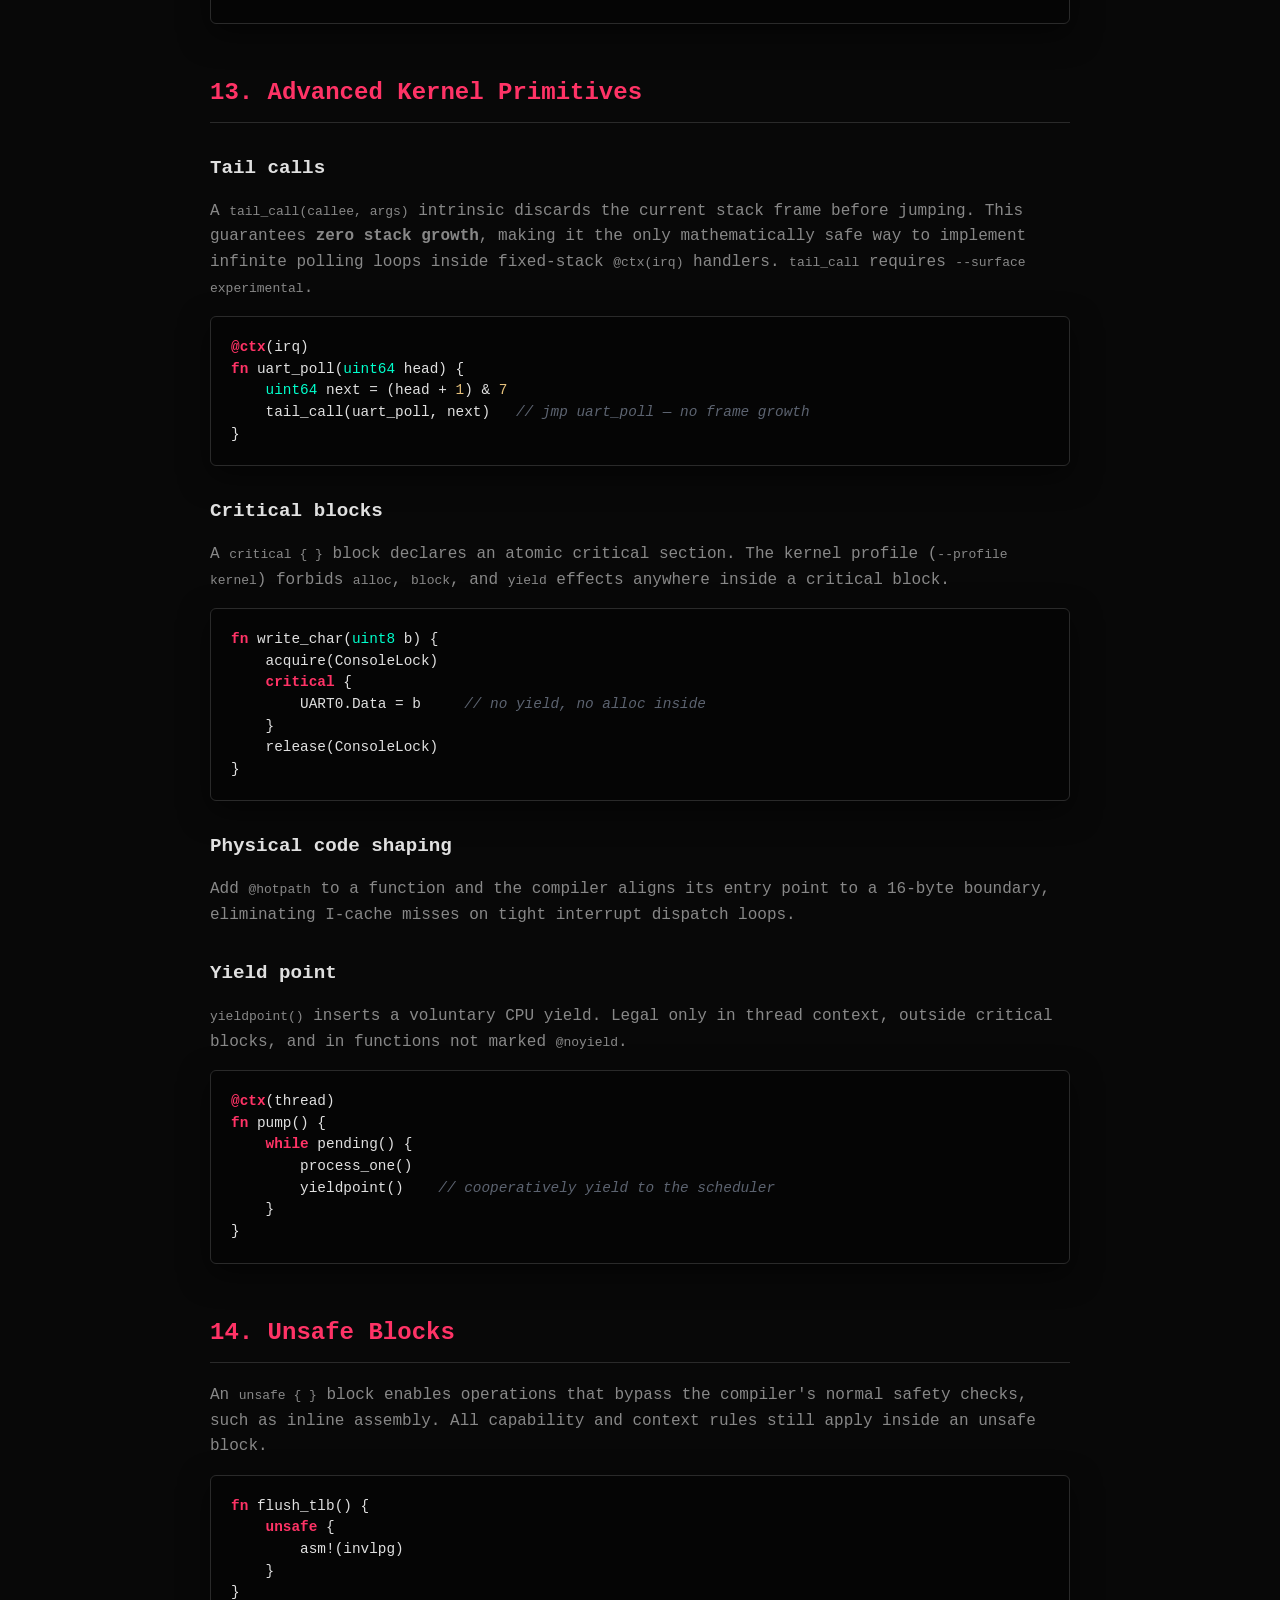
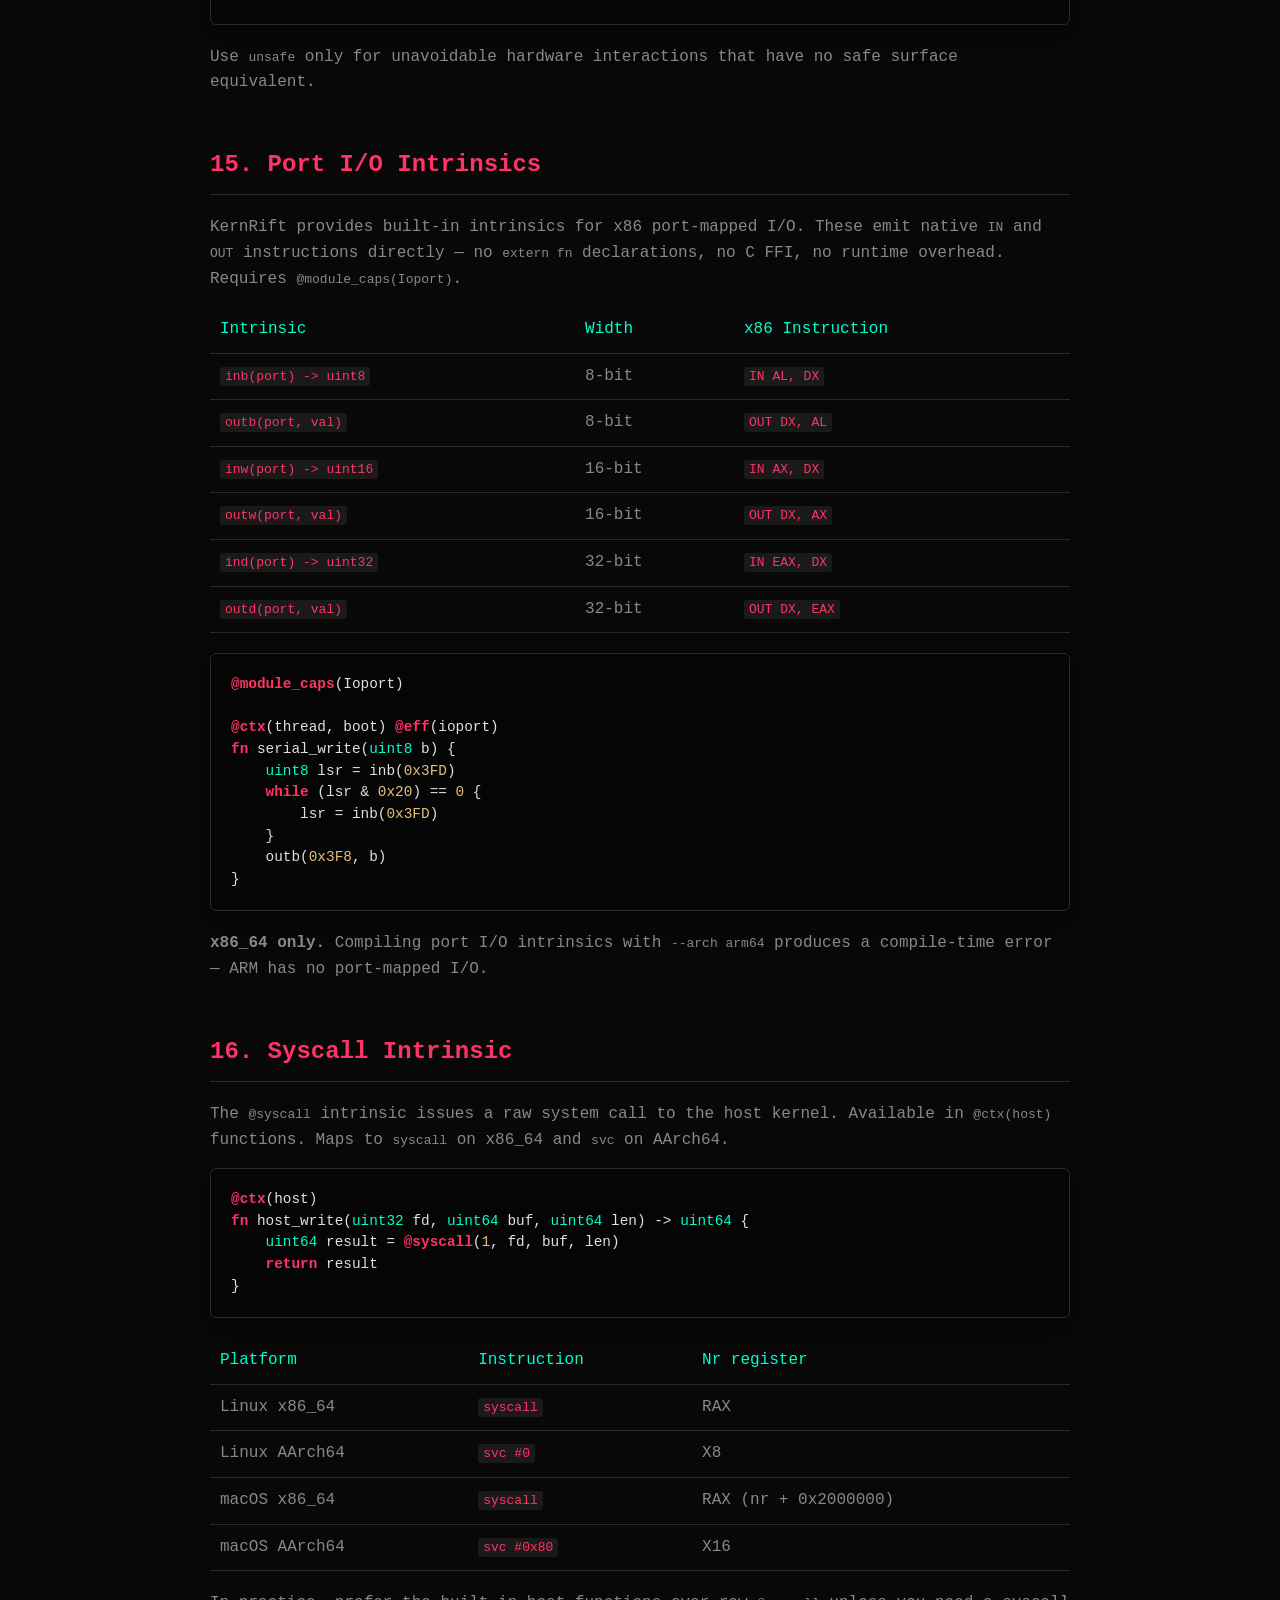
<file: website/docs.html>
<!DOCTYPE html>
<html lang="en">
<head>
    <meta charset="UTF-8">
    <meta name="viewport" content="width=device-width, initial-scale=1.0">
    <title>KernRift | Documentation</title>
    <link rel="icon" type="image/png" href="logo.png?v=2">
    <meta name="description" content="KernRift Language Reference: Learn the syntax, semantics, and OS-aware effect typing of the KernRift systems language.">
    <link rel="canonical" href="https://kernrift.org/docs.html">
    
    <!-- Open Graph / Facebook -->
    <meta property="og:type" content="website">
    <meta property="og:url" content="https://kernrift.org/docs.html">
    <meta property="og:title" content="KernRift | Documentation">
    <meta property="og:description" content="Formal language reference for KernRift systems programming.">
    
    <link rel="stylesheet" href="style.css">
    <style>
        .doc-section { margin-bottom: 50px; }
        .doc-section h2 { color: var(--accent); margin-bottom: 20px; border-bottom: 1px solid var(--border-color); padding-bottom: 10px; }
        .doc-section h3 { color: var(--text-main); margin-top: 30px; margin-bottom: 15px; font-size: 1.2rem;}
        .doc-section p { color: var(--text-muted); margin-bottom: 15px; }
        .doc-section li { color: var(--text-muted); }
        .doc-table { width: 100%; border-collapse: collapse; margin-bottom: 20px; }
        .doc-table th, .doc-table td { padding: 10px; text-align: left; border-bottom: 1px solid var(--border-color); }
        .doc-table th { color: var(--accent-secondary); font-weight: normal; }
        .doc-table td { color: var(--text-muted); }
        .doc-table code { color: var(--accent); background: #1a1a1a; padding: 2px 5px; border-radius: 3px; }
        .toc { margin-bottom: 40px; }
        .toc a { color: var(--accent-secondary); text-decoration: none; display: block; padding: 3px 0; font-size: 0.9rem; }
        .toc a:hover { color: var(--accent); }
        .badge { display: inline-block; font-size: 0.7rem; padding: 1px 6px; border-radius: 3px; margin-left: 6px; vertical-align: middle; }
        .badge-v2 { background: #2a2a1a; color: #aaaa44; border: 1px solid #555533; }
        .badge-exp { background: #1a2a1a; color: #44aa44; border: 1px solid #335533; }
    </style>
</head>
<body>
    <a href="index.html" class="nav-cube" title="Home">
        <div class="cube">
            <div class="face front"></div>
            <div class="face back"></div>
            <div class="face left"></div>
            <div class="face right"></div>
            <div class="face top"></div>
            <div class="face bottom"></div>
        </div>
    </a>
    <header>
        <h1>Language Reference</h1>
        <p class="subtitle">Syntax, Semantics, and OS-Aware Effect Typing.</p>
    </header>

    <main style="max-width: 860px; padding-bottom: 100px;">

        <nav class="toc doc-section">
            <h2>Contents</h2>
            <a href="#types">1. Types &amp; Variables</a>
            <a href="#operators">2. Operators</a>
            <a href="#functions">3. Functions</a>
            <a href="#output">4. Output (print)</a>
            <a href="#control-flow">5. Control Flow</a>
            <a href="#constants">6. Constants</a>
            <a href="#structs">7. Structs and Enums</a>
            <a href="#mmio">8. Hardware Access (MMIO)</a>
            <a href="#annotations">9. Kernel Safety Annotations</a>
            <a href="#locks">10. Locks</a>
            <a href="#percpu">11. Per-CPU Variables</a>
            <a href="#extern">12. Extern Functions</a>
            <a href="#advanced">13. Advanced Kernel Primitives</a>
            <a href="#unsafe">14. Unsafe Blocks</a>
            <a href="#portio">15. Port I/O Intrinsics</a>
            <a href="#syscall">16. Syscall Intrinsic</a>
            <a href="#hostfns">17. Built-in Host Functions</a>
            <a href="#sliceindex">18. Slice Indexing</a>
            <a href="#cli">19. Compiler CLI</a>
            <a href="#formats">20. Binary Artifact Formats</a>
            <a href="#verification">21. Contracts &amp; Verification</a>
        </nav>

        <!-- ── 1. TYPES ──────────────────────────────────────────────── -->
        <section class="doc-section" id="types">
            <h2>1. Types &amp; Variables</h2>
            <p>KernRift targets bare-metal x86-64 and ARM64. The type precedes the name (C-style). Every type maps directly to a machine-width storage cell — there are no hidden allocations.</p>

            <h3>Scalar types</h3>
            <table class="doc-table">
                <thead><tr><th>Type</th><th>Aliases</th><th>Width</th><th>Description</th></tr></thead>
                <tbody>
                    <tr><td><code>uint8</code></td><td><code>u8</code>, <code>byte</code></td><td>1 B</td><td>Unsigned byte.</td></tr>
                    <tr><td><code>uint16</code></td><td><code>u16</code></td><td>2 B</td><td>Unsigned 16-bit integer.</td></tr>
                    <tr><td><code>uint32</code></td><td><code>u32</code></td><td>4 B</td><td>Unsigned 32-bit integer.</td></tr>
                    <tr><td><code>uint64</code></td><td><code>u64</code>, <code>addr</code></td><td>8 B</td><td>Unsigned 64-bit, pointer-sized.</td></tr>
                    <tr><td><code>int8</code></td><td><code>i8</code></td><td>1 B</td><td>Signed byte.</td></tr>
                    <tr><td><code>int16</code></td><td><code>i16</code></td><td>2 B</td><td>Signed 16-bit integer.</td></tr>
                    <tr><td><code>int32</code></td><td><code>i32</code></td><td>4 B</td><td>Signed 32-bit integer.</td></tr>
                    <tr><td><code>int64</code></td><td><code>i64</code></td><td>8 B</td><td>Signed 64-bit integer.</td></tr>
                    <tr><td><code>float32</code></td><td><code>f32</code></td><td>4 B</td><td>IEEE-754 single-precision float.</td></tr>
                    <tr><td><code>float64</code></td><td><code>f64</code></td><td>8 B</td><td>IEEE-754 double-precision float.</td></tr>
                    <tr><td><code>bool</code></td><td>—</td><td>1 B</td><td>Boolean. Literals: <code>true</code> / <code>false</code>.</td></tr>
                    <tr><td><code>char</code></td><td>—</td><td>1 B</td><td>ASCII character. Literal: <code>'A'</code>.</td></tr>
                </tbody>
            </table>

            <h3>Slice type</h3>
            <p><code>[T]</code> is a fat pointer — a <code>(ptr: uint64, len: uint64)</code> pair under SysV ABI. Slices are views over caller-owned memory; no allocation occurs. Access the element count inside a function as <code>slice.len</code>.</p>

            <h3>Variable declaration</h3>
            <p>The type precedes the name. An initialiser is required for most types.</p>
            <div class="code-window">
<pre><code><span class="type">uint32</span> status = UART0.Status
<span class="type">uint8</span>  byte   = <span class="literal">0xFF</span>
<span class="type">bool</span>   ready  = <span class="literal">false</span>
<span class="type">float32</span> scale = <span class="literal">1.0</span>

<span class="comment">// Constants are inlined at every use site</span>
<span class="keyword">const</span> <span class="type">uint32</span> UART_ENABLE = <span class="literal">0x0001</span>
</code></pre>
            </div>

            <h3>Assignment and compound assignment</h3>
            <div class="code-window">
<pre><code>status = <span class="literal">0</span>
count += <span class="literal">1</span>
flags &= <span class="literal">0xF0</span>
mask  |= <span class="literal">0x01</span>
shift &lt;&lt;= <span class="literal">2</span>
</code></pre>
            </div>

            <table class="doc-table">
                <thead><tr><th>Operator</th><th>Meaning</th></tr></thead>
                <tbody>
                    <tr><td><code>+=</code></td><td>add</td></tr>
                    <tr><td><code>-=</code></td><td>subtract</td></tr>
                    <tr><td><code>&amp;=</code></td><td>bitwise AND</td></tr>
                    <tr><td><code>|=</code></td><td>bitwise OR</td></tr>
                    <tr><td><code>^=</code></td><td>bitwise XOR</td></tr>
                    <tr><td><code>&lt;&lt;=</code></td><td>left shift</td></tr>
                    <tr><td><code>&gt;&gt;=</code></td><td>right shift</td></tr>
                    <tr><td><code>*=</code> <span class="badge badge-v2">V2</span></td><td>multiply</td></tr>
                    <tr><td><code>/=</code> <span class="badge badge-v2">V2</span></td><td>divide</td></tr>
                    <tr><td><code>%=</code> <span class="badge badge-v2">V2</span></td><td>remainder</td></tr>
                </tbody>
            </table>
        </section>

        <!-- ── 2. OPERATORS ──────────────────────────────────────────── -->
        <section class="doc-section" id="operators">
            <h2>2. Operators</h2>
            <p>Expressions use a Pratt parser. Precedence from highest (tightest) to lowest:</p>
            <table class="doc-table">
                <thead><tr><th>Prec.</th><th>Operators</th><th>Notes</th></tr></thead>
                <tbody>
                    <tr><td>110</td><td><code>!</code> &nbsp;<code>~</code> &nbsp;<code>-</code> (prefix)</td><td>Logical not, bitwise not, negation</td></tr>
                    <tr><td>100</td><td><code>*</code> &nbsp;<code>/</code> &nbsp;<code>%</code> <span class="badge badge-v2">V2</span></td><td>Multiply, divide, remainder</td></tr>
                    <tr><td>90</td><td><code>+</code> &nbsp;<code>-</code></td><td>Add, subtract</td></tr>
                    <tr><td>80</td><td><code>&lt;&lt;</code> &nbsp;<code>&gt;&gt;</code></td><td>Shift left/right</td></tr>
                    <tr><td>70</td><td><code>&lt;</code> &nbsp;<code>&gt;</code> &nbsp;<code>&lt;=</code> &nbsp;<code>&gt;=</code></td><td>Comparison</td></tr>
                    <tr><td>60</td><td><code>==</code> &nbsp;<code>!=</code></td><td>Equality</td></tr>
                    <tr><td>50</td><td><code>&amp;</code></td><td>Bitwise AND</td></tr>
                    <tr><td>40</td><td><code>^</code></td><td>Bitwise XOR</td></tr>
                    <tr><td>30</td><td><code>|</code></td><td>Bitwise OR</td></tr>
                    <tr><td>20</td><td><code>&amp;&amp;</code></td><td>Logical AND</td></tr>
                    <tr><td>10</td><td><code>||</code></td><td>Logical OR</td></tr>
                </tbody>
            </table>
            <p>Literals: decimal <code>42</code>, hexadecimal <code>0x1000</code>, binary <code>0b1010</code>, float <code>3.14</code>, char <code>'A'</code>, bool <code>true</code> / <code>false</code>. Use parentheses to override precedence.</p>
            <div class="code-window">
<pre><code><span class="type">uint32</span> x  = (a + b) &amp; <span class="literal">0xFF</span>
<span class="type">bool</span>   ok = (flags &amp; <span class="literal">0x01</span>) != <span class="literal">0</span>
</code></pre>
            </div>
        </section>

        <!-- ── 3. FUNCTIONS ──────────────────────────────────────────── -->
        <section class="doc-section" id="functions">
            <h2>3. Functions</h2>
            <p>Functions are the primary unit of computation. Parameters are written as <code>TYPE name</code> (type before name). The return type follows <code>-&gt;</code>; omit it for void functions.</p>
            <div class="code-window">
<pre><code><span class="keyword">fn</span> get_status() -&gt; <span class="type">uint32</span> {
    <span class="type">uint32</span> s = UART0.Status
    <span class="keyword">return</span> s
}

<span class="keyword">fn</span> send(<span class="type">uint8</span> b) {
    UART0.Data = b
}
</code></pre>
            </div>

            <h3>Parameters</h3>
            <p>Scalar and slice parameters. Parameters are available as normal local variables throughout the function body, including in comparisons and arithmetic.</p>
            <div class="code-window">
<pre><code><span class="keyword">fn</span> clamp(<span class="type">uint32</span> x, <span class="type">uint32</span> limit) -&gt; <span class="type">uint32</span> {
    <span class="keyword">if</span> x &gt; limit {
        <span class="keyword">return</span> limit
    }
    <span class="keyword">return</span> x
}

<span class="keyword">fn</span> write_buf([<span class="type">uint8</span>] data) {
    <span class="type">uint64</span> n = data.len
}
</code></pre>
            </div>

            <h3>Calling functions</h3>
            <p>Functions defined anywhere in the same file can be called by name. Return values are assigned to typed variables. <strong>Note (KR0.1):</strong> recursive calls — including mutual recursion — are rejected at compile time. Use explicit loops instead.</p>
            <div class="code-window">
<pre><code><span class="keyword">fn</span> double(<span class="type">uint32</span> n) -&gt; <span class="type">uint32</span> {
    <span class="type">uint32</span> r = n
    r += n
    <span class="keyword">return</span> r
}

<span class="keyword">fn</span> quadruple(<span class="type">uint32</span> n) -&gt; <span class="type">uint32</span> {
    <span class="type">uint32</span> r = double(n)
    r = double(r)
    <span class="keyword">return</span> r
}

<span class="keyword">@ctx</span>(thread, boot)
<span class="keyword">fn</span> entry() {
    <span class="type">uint32</span> x = quadruple(<span class="literal">3</span>)   <span class="comment">// x == 12</span>
}
</code></pre>
            </div>

            <h3>Return</h3>
            <p>Every code path that produces a value must end with an explicit <code>return expr</code>. Void functions may use a bare <code>return</code> or simply fall off the end.</p>
            <div class="code-window">
<pre><code><span class="keyword">fn</span> get_val() -&gt; <span class="type">uint32</span> {
    <span class="type">uint32</span> x = <span class="literal">42</span>
    <span class="keyword">return</span> x
}

<span class="keyword">fn</span> maybe_send(<span class="type">uint8</span> b, <span class="type">bool</span> ok) {
    <span class="keyword">if</span> !ok {
        <span class="keyword">return</span>
    }
    UART0.Data = b
}
</code></pre>
            </div>
        </section>

        <!-- ── 4. OUTPUT ─────────────────────────────────────────────── -->
        <section class="doc-section" id="output">
            <h2>4. Output (<code>print</code>)</h2>
            <p><code>print("...")</code> is a built-in statement that writes a string literal to the UART output buffer. It is the primary output mechanism in the freestanding environment. The argument must be a string literal — variables and expressions are not accepted.</p>
            <div class="code-window">
<pre><code><span class="keyword">@ctx</span>(thread, boot)
<span class="keyword">fn</span> entry() {
    print(<span class="string">"Booting KernRift...\n"</span>)
    print(<span class="string">"Init complete.\n"</span>)
}
</code></pre>
            </div>
            <p>At runtime the <code>kernrift</code> loader maps a 4 KiB UART buffer at <code>0x10000000</code>. Each <code>print</code> call appends to that buffer via a cursor stored at offset 0. After the entry function returns, <code>kernrift</code> flushes the buffer to stdout.</p>
            <p>Escape sequences supported inside string literals:</p>
            <table class="doc-table">
                <thead><tr><th>Sequence</th><th>Meaning</th></tr></thead>
                <tbody>
                    <tr><td><code>\n</code></td><td>Newline (LF)</td></tr>
                    <tr><td><code>\t</code></td><td>Horizontal tab</td></tr>
                    <tr><td><code>\\</code></td><td>Literal backslash</td></tr>
                    <tr><td><code>\"</code></td><td>Literal double-quote</td></tr>
                </tbody>
            </table>
        </section>

        <!-- ── 5. CONTROL FLOW ───────────────────────────────────────── -->
        <section class="doc-section" id="control-flow">
            <h2>5. Control Flow</h2>

            <h3>if / else</h3>
            <p>Conditions are full expressions. Parentheses are optional. The <code>else</code> branch is optional.</p>
            <div class="code-window">
<pre><code><span class="keyword">if</span> status == <span class="literal">0</span> {
    <span class="type">uint32</span> x = <span class="literal">1</span>
} <span class="keyword">else</span> {
    <span class="type">uint32</span> x = <span class="literal">2</span>
}</code></pre>
            </div>
            <p>Comparing a function parameter works identically to comparing a local variable:</p>
            <div class="code-window">
<pre><code><span class="keyword">fn</span> check(<span class="type">uint32</span> code) {
    <span class="keyword">if</span> code == <span class="literal">0xFF</span> {
        print(<span class="string">"error\n"</span>)
    }
}
</code></pre>
            </div>

            <h3>while</h3>
            <p>Executes the body as long as the condition is true. The loop variable retains its declared type — <code>uint32</code> arithmetic stays 32-bit throughout the loop.</p>
            <div class="code-window">
<pre><code><span class="type">uint32</span> i = <span class="literal">0</span>
<span class="keyword">while</span> i &lt; n {
    i = i + <span class="literal">1</span>
}</code></pre>
            </div>

            <h3>for (range loop)</h3>
            <p>Exclusive range <code>..</code> and inclusive range <code>..=</code>. The loop variable <code>i</code> is an implicit <code>uint64</code> induction variable — read-only inside the body.</p>
            <div class="code-window">
<pre><code><span class="comment">// Exclusive range: 0, 1, ..., n-1</span>
<span class="keyword">for</span> i <span class="keyword">in</span> <span class="literal">0</span>..<span class="literal">10</span> {
    total += <span class="literal">1</span>
}

<span class="comment">// Inclusive range: 0, 1, ..., 255</span>
<span class="keyword">for</span> i <span class="keyword">in</span> <span class="literal">0</span>..=<span class="literal">255</span> {
    sum += i
}</code></pre>
            </div>

            <h3>break and continue</h3>
            <div class="code-window">
<pre><code><span class="keyword">while</span> <span class="literal">true</span> {
    <span class="keyword">if</span> done { <span class="keyword">break</span> }
    <span class="keyword">if</span> skip { <span class="keyword">continue</span> }
    total += <span class="literal">1</span>
}</code></pre>
            </div>
        </section>

        <!-- ── 6. CONSTANTS ──────────────────────────────────────────── -->
        <section class="doc-section" id="constants">
            <h2>6. Constants</h2>
            <p>Integer constants only. Constants are inlined at every use site — no runtime storage is allocated.</p>
            <div class="code-window">
<pre><code><span class="keyword">const</span> <span class="type">uint32</span> UART_ENABLE = <span class="literal">0x0001</span>
<span class="keyword">const</span> <span class="type">uint16</span> BAUD_115200 = <span class="literal">0x001A</span>
<span class="keyword">const</span> <span class="type">uint64</span> BASE_ADDR   = <span class="literal">0xFEB00000</span>
</code></pre>
            </div>
        </section>

        <!-- ── 7. STRUCTS & ENUMS ────────────────────────────────────── -->
        <section class="doc-section" id="structs">
            <h2>7. Structs and Enums</h2>
            <p>Structs and enums are compile-time tools for address arithmetic. No runtime objects are created.</p>

            <h3>Structs</h3>
            <p>Layout is C-style packed: no alignment padding, fields in declaration order. Field offsets are compile-time constants available as <code>NAME::field</code>.</p>
            <div class="code-window">
<pre><code><span class="keyword">struct</span> UartRegs {
    Control: <span class="type">uint32</span>,   <span class="comment">// offset 0</span>
    Status:  <span class="type">uint32</span>,   <span class="comment">// offset 4</span>
    Data:    <span class="type">uint8</span>,    <span class="comment">// offset 8</span>
}
</code></pre>
            </div>

            <h3>Enums</h3>
            <p>Each variant is a named integer constant. Referenced as <code>NAME::VARIANT</code>.</p>
            <div class="code-window">
<pre><code><span class="keyword">enum</span> UartBase: <span class="type">uint64</span> {
    Uart0 = <span class="literal">0x40000000</span>,
    Uart1 = <span class="literal">0x40001000</span>,
}
</code></pre>
            </div>
        </section>

        <!-- ── 8. MMIO ───────────────────────────────────────────────── -->
        <section class="doc-section" id="mmio">
            <h2>8. Hardware Access (MMIO)</h2>
            <p>To safely interface with hardware, use the <code>device</code> block. This maps physical registers to typed, volatile-safe memory accesses. Requires the <code>@module_caps(Mmio)</code> capability.</p>

            <h3>Device declaration</h3>
            <div class="code-window">
<pre><code><span class="keyword">@module_caps</span>(Mmio)

<span class="keyword">device</span> UART0 <span class="keyword">at</span> <span class="literal">0x3F000000</span> {
    Data   <span class="keyword">at</span> <span class="literal">0x00</span> : <span class="type">uint8</span>  <span class="modifier">rw</span>
    Status <span class="keyword">at</span> <span class="literal">0x04</span> : <span class="type">uint32</span> <span class="modifier">ro</span>
    CR     <span class="keyword">at</span> <span class="literal">0x08</span> : <span class="type">uint16</span> <span class="modifier">rw</span>
}
</code></pre>
            </div>
            <p>Access modes: <code>rw</code> (read-write), <code>ro</code> (read-only), <code>wo</code> (write-only). The compiler enforces these — writing to a <code>ro</code> field is a compile error.</p>

            <h3>Reading and writing device registers</h3>
            <div class="code-window">
<pre><code><span class="keyword">fn</span> read_status() -&gt; <span class="type">uint32</span> {
    <span class="comment">// Compiler emits a volatile load instruction</span>
    <span class="type">uint32</span> s = UART0.Status
    <span class="keyword">return</span> s
}

<span class="keyword">fn</span> send_byte(<span class="type">uint8</span> b) {
    UART0.Data = b    <span class="comment">// Compiler emits a volatile store</span>
}
</code></pre>
            </div>

            <h3>Raw MMIO access</h3>
            <p>For hardware not described by a device block. Requires <code>@module_caps(MmioRaw)</code>.</p>
            <div class="code-window">
<pre><code><span class="keyword">@module_caps</span>(MmioRaw)

<span class="keyword">fn</span> probe() {
    raw_write&lt;<span class="type">uint32</span>&gt;(<span class="literal">0x1014</span>, x)
    raw_read&lt;<span class="type">uint32</span>&gt;(<span class="literal">0x1014</span>, result)
}
</code></pre>
            </div>
        </section>

        <!-- ── 9. ANNOTATIONS ────────────────────────────────────────── -->
        <section class="doc-section" id="annotations">
            <h2>9. Kernel Safety Annotations</h2>
            <p>Annotations appear immediately before <code>fn</code> declarations. Multiple annotations can share a line or occupy separate lines; order does not matter. Invalid call edges — for example, calling an allocator from an interrupt handler — are rejected at compile time.</p>

            <h3>Execution context: <code>@ctx(...)</code></h3>
            <p>Declares which execution contexts the function may run in. For any call edge <em>caller → callee</em>, the compiler requires <code>ctx(caller) ⊆ ctx(callee)</code>.</p>
            <table class="doc-table">
                <thead><tr><th>Context</th><th>Meaning</th></tr></thead>
                <tbody>
                    <tr><td><code>thread</code></td><td>Normal thread / task context.</td></tr>
                    <tr><td><code>boot</code></td><td>Early boot, before scheduling is active.</td></tr>
                    <tr><td><code>irq</code></td><td>Hardware interrupt handler.</td></tr>
                    <tr><td><code>nmi</code></td><td>Non-maskable interrupt (strictest).</td></tr>
                </tbody>
            </table>

            <h3>Side effects: <code>@eff(...)</code></h3>
            <table class="doc-table">
                <thead><tr><th>Effect</th><th>Meaning</th></tr></thead>
                <tbody>
                    <tr><td><code>Mmio</code></td><td>Performs memory-mapped I/O.</td></tr>
                    <tr><td><code>alloc</code></td><td>Allocates memory (forbidden in <code>irq</code>).</td></tr>
                    <tr><td><code>block</code></td><td>May put the thread to sleep.</td></tr>
                    <tr><td><code>yield</code></td><td>May voluntarily yield the CPU.</td></tr>
                </tbody>
            </table>

            <h3>Module capabilities: <code>@module_caps(...)</code></h3>
            <p>Top-level declaration listing which capability classes the module may use. The compiler rejects any operation that requires an unlisted capability.</p>
            <table class="doc-table">
                <thead><tr><th>Capability</th><th>Meaning</th></tr></thead>
                <tbody>
                    <tr><td><code>Mmio</code></td><td>MMIO via declared device blocks.</td></tr>
                    <tr><td><code>MmioRaw</code></td><td>Raw MMIO at arbitrary addresses.</td></tr>
                    <tr><td><code>Ioport</code></td><td>x86 I/O port instructions.</td></tr>
                </tbody>
            </table>

            <h3>Other annotations</h3>
            <div class="code-window">
<pre><code><span class="comment">// Verified to never yield or block — required on IRQ handlers</span>
<span class="keyword">@noyield</span>
<span class="keyword">@ctx</span>(irq)
<span class="keyword">fn</span> irq_handler() { }

<span class="comment">// Aligns entry to 16-byte boundary for I-cache performance</span>
<span class="keyword">@hotpath</span>
<span class="keyword">@ctx</span>(irq)
<span class="keyword">fn</span> fast_dispatch() { }

<span class="comment">// Max non-leaf calls between any acquire/release pair = 3</span>
<span class="keyword">@lock_budget</span>(<span class="literal">3</span>)
<span class="keyword">@ctx</span>(thread)
<span class="keyword">fn</span> do_work() { }

<span class="comment">// Leaf: does not call any other KernRift function</span>
<span class="keyword">@leaf</span>
<span class="keyword">fn</span> tiny() { }
</code></pre>
            </div>
        </section>

        <!-- ── 10. LOCKS ─────────────────────────────────────────────── -->
        <section class="doc-section" id="locks">
            <h2>10. Locks</h2>
            <p>Locks are declared at module level. Acquire and release must be balanced on all paths. The compiler builds a lock graph and rejects any cycle that would cause a deadlock.</p>
            <div class="code-window">
<pre><code><span class="keyword">lock</span> ConsoleLock

<span class="keyword">fn</span> write_char(<span class="type">uint8</span> b) {
    acquire(ConsoleLock)
    UART0.Data = b
    release(ConsoleLock)
}
</code></pre>
            </div>
            <p>Always acquire locks in a consistent global order to prevent compile-time cycle detection failures.</p>
        </section>

        <!-- ── 11. PER-CPU ───────────────────────────────────────────── -->
        <section class="doc-section" id="percpu">
            <h2>11. Per-CPU Variables</h2>
            <p>Native support for SMP architecture. Declaring a <code>percpu</code> variable compiles down to a <code>%gs</code>-relative access on x86-64. No address in the conventional sense exists.</p>
            <div class="code-window">
<pre><code><span class="keyword">percpu</span> cpu_active_tasks: <span class="type">uint32</span>

<span class="keyword">fn</span> log_task() {
    percpu_write&lt;<span class="type">uint32</span>&gt;(cpu_active_tasks, <span class="literal">0x01</span>)
}
</code></pre>
            </div>
        </section>

        <!-- ── 12. EXTERN ────────────────────────────────────────────── -->
        <section class="doc-section" id="extern">
            <h2>12. Extern Functions</h2>
            <p>Declares a function implemented in another compilation unit (C, assembly). Annotations must accurately describe the function's context and capabilities so the compiler can enforce call-edge rules across the boundary.</p>
            <div class="code-window">
<pre><code><span class="keyword">extern</span> <span class="keyword">@ctx</span>(thread, boot) <span class="keyword">@eff</span>() <span class="keyword">@caps</span>() <span class="keyword">fn</span> platform_barrier();
<span class="keyword">extern</span> <span class="keyword">@ctx</span>(irq)           <span class="keyword">@eff</span>() <span class="keyword">@caps</span>() <span class="keyword">fn</span> uart_irq_ack();
<span class="keyword">extern</span> <span class="keyword">@ctx</span>(thread, boot) <span class="keyword">@eff</span>(block) <span class="keyword">@caps</span>() <span class="keyword">fn</span> sleep(<span class="type">uint64</span> us);
</code></pre>
            </div>
        </section>

        <!-- ── 13. ADVANCED ──────────────────────────────────────────── -->
        <section class="doc-section" id="advanced">
            <h2>13. Advanced Kernel Primitives</h2>

            <h3>Tail calls</h3>
            <p>A <code>tail_call(callee, args)</code> intrinsic discards the current stack frame before jumping. This guarantees <strong>zero stack growth</strong>, making it the only mathematically safe way to implement infinite polling loops inside fixed-stack <code>@ctx(irq)</code> handlers. <code>tail_call</code> requires <code>--surface experimental</code>.</p>
            <div class="code-window">
<pre><code><span class="keyword">@ctx</span>(irq)
<span class="keyword">fn</span> uart_poll(<span class="type">uint64</span> head) {
    <span class="type">uint64</span> next = (head + <span class="literal">1</span>) &amp; <span class="literal">7</span>
    tail_call(uart_poll, next)   <span class="comment">// jmp uart_poll — no frame growth</span>
}
</code></pre>
            </div>

            <h3>Critical blocks</h3>
            <p>A <code>critical { }</code> block declares an atomic critical section. The kernel profile (<code>--profile kernel</code>) forbids <code>alloc</code>, <code>block</code>, and <code>yield</code> effects anywhere inside a critical block.</p>
            <div class="code-window">
<pre><code><span class="keyword">fn</span> write_char(<span class="type">uint8</span> b) {
    acquire(ConsoleLock)
    <span class="keyword">critical</span> {
        UART0.Data = b     <span class="comment">// no yield, no alloc inside</span>
    }
    release(ConsoleLock)
}
</code></pre>
            </div>

            <h3>Physical code shaping</h3>
            <p>Add <code>@hotpath</code> to a function and the compiler aligns its entry point to a 16-byte boundary, eliminating I-cache misses on tight interrupt dispatch loops.</p>

            <h3>Yield point</h3>
            <p><code>yieldpoint()</code> inserts a voluntary CPU yield. Legal only in thread context, outside critical blocks, and in functions not marked <code>@noyield</code>.</p>
            <div class="code-window">
<pre><code><span class="keyword">@ctx</span>(thread)
<span class="keyword">fn</span> pump() {
    <span class="keyword">while</span> pending() {
        process_one()
        yieldpoint()    <span class="comment">// cooperatively yield to the scheduler</span>
    }
}
</code></pre>
            </div>
        </section>

        <!-- ── 14. UNSAFE ────────────────────────────────────────────── -->
        <section class="doc-section" id="unsafe">
            <h2>14. Unsafe Blocks</h2>
            <p>An <code>unsafe { }</code> block enables operations that bypass the compiler's normal safety checks, such as inline assembly. All capability and context rules still apply inside an unsafe block.</p>
            <div class="code-window">
<pre><code><span class="keyword">fn</span> flush_tlb() {
    <span class="keyword">unsafe</span> {
        asm!(invlpg)
    }
}
</code></pre>
            </div>
            <p>Use <code>unsafe</code> only for unavoidable hardware interactions that have no safe surface equivalent.</p>
        </section>

        <!-- ── 15. PORT I/O ──────────────────────────────────────────── -->
        <section class="doc-section" id="portio">
            <h2>15. Port I/O Intrinsics</h2>
            <p>KernRift provides built-in intrinsics for x86 port-mapped I/O. These emit native <code>IN</code> and <code>OUT</code> instructions directly — no <code>extern fn</code> declarations, no C FFI, no runtime overhead. Requires <code>@module_caps(Ioport)</code>.</p>
            <table class="doc-table">
                <thead><tr><th>Intrinsic</th><th>Width</th><th>x86 Instruction</th></tr></thead>
                <tbody>
                    <tr><td><code>inb(port) -> uint8</code></td><td>8-bit</td><td><code>IN AL, DX</code></td></tr>
                    <tr><td><code>outb(port, val)</code></td><td>8-bit</td><td><code>OUT DX, AL</code></td></tr>
                    <tr><td><code>inw(port) -> uint16</code></td><td>16-bit</td><td><code>IN AX, DX</code></td></tr>
                    <tr><td><code>outw(port, val)</code></td><td>16-bit</td><td><code>OUT DX, AX</code></td></tr>
                    <tr><td><code>ind(port) -> uint32</code></td><td>32-bit</td><td><code>IN EAX, DX</code></td></tr>
                    <tr><td><code>outd(port, val)</code></td><td>32-bit</td><td><code>OUT DX, EAX</code></td></tr>
                </tbody>
            </table>
            <div class="code-window">
<pre><code><span class="keyword">@module_caps</span>(Ioport)

<span class="keyword">@ctx</span>(thread, boot) <span class="keyword">@eff</span>(ioport)
<span class="keyword">fn</span> serial_write(<span class="type">uint8</span> b) {
    <span class="type">uint8</span> lsr = inb(<span class="literal">0x3FD</span>)
    <span class="keyword">while</span> (lsr &amp; <span class="literal">0x20</span>) == <span class="literal">0</span> {
        lsr = inb(<span class="literal">0x3FD</span>)
    }
    outb(<span class="literal">0x3F8</span>, b)
}
</code></pre>
            </div>
            <p><strong>x86_64 only.</strong> Compiling port I/O intrinsics with <code>--arch arm64</code> produces a compile-time error — ARM has no port-mapped I/O.</p>
        </section>

        <!-- ── 16. SYSCALL ──────────────────────────────────────────── -->
        <section class="doc-section" id="syscall">
            <h2>16. Syscall Intrinsic</h2>
            <p>The <code>@syscall</code> intrinsic issues a raw system call to the host kernel. Available in <code>@ctx(host)</code> functions. Maps to <code>syscall</code> on x86_64 and <code>svc</code> on AArch64.</p>
            <div class="code-window">
<pre><code><span class="keyword">@ctx</span>(host)
<span class="keyword">fn</span> host_write(<span class="type">uint32</span> fd, <span class="type">uint64</span> buf, <span class="type">uint64</span> len) -&gt; <span class="type">uint64</span> {
    <span class="type">uint64</span> result = <span class="keyword">@syscall</span>(<span class="literal">1</span>, fd, buf, len)
    <span class="keyword">return</span> result
}
</code></pre>
            </div>
            <table class="doc-table">
                <thead><tr><th>Platform</th><th>Instruction</th><th>Nr register</th></tr></thead>
                <tbody>
                    <tr><td>Linux x86_64</td><td><code>syscall</code></td><td>RAX</td></tr>
                    <tr><td>Linux AArch64</td><td><code>svc #0</code></td><td>X8</td></tr>
                    <tr><td>macOS x86_64</td><td><code>syscall</code></td><td>RAX (nr + 0x2000000)</td></tr>
                    <tr><td>macOS AArch64</td><td><code>svc #0x80</code></td><td>X16</td></tr>
                </tbody>
            </table>
            <p>In practice, prefer the built-in host functions over raw <code>@syscall</code> unless you need a syscall not covered by the built-in set.</p>
        </section>

        <!-- ── 17. HOST FUNCTIONS ────────────────────────────────────── -->
        <section class="doc-section" id="hostfns">
            <h2>17. Built-in Host Functions</h2>
            <p>In <code>@ctx(host)</code> code, nine functions are available without <code>extern fn</code> declarations. The compiler maps these to <code>__kr_*</code> symbols provided by the KernRift host runtime.</p>
            <table class="doc-table">
                <thead><tr><th>Function</th><th>Description</th></tr></thead>
                <tbody>
                    <tr><td><code>write(fd, buf, len)</code></td><td>Write <code>len</code> bytes from <code>buf</code> to file descriptor <code>fd</code>.</td></tr>
                    <tr><td><code>alloc(size) -> uint64</code></td><td>Allocate <code>size</code> bytes. Returns a pointer.</td></tr>
                    <tr><td><code>dealloc(ptr, size)</code></td><td>Free memory at <code>ptr</code>.</td></tr>
                    <tr><td><code>getenv(name) -> uint64</code></td><td>Look up environment variable. Returns pointer or 0.</td></tr>
                    <tr><td><code>exec(cmd) -> uint32</code></td><td>Execute a shell command. Returns exit code.</td></tr>
                    <tr><td><code>exit(code)</code></td><td>Terminate the process.</td></tr>
                    <tr><td><code>str_copy(dst, src)</code></td><td>Copy a null-terminated string.</td></tr>
                    <tr><td><code>str_cat(dst, src)</code></td><td>Append <code>src</code> to the end of <code>dst</code>.</td></tr>
                    <tr><td><code>str_len(s) -> uint64</code></td><td>Return the length of a null-terminated string.</td></tr>
                </tbody>
            </table>
            <div class="code-window">
<pre><code><span class="keyword">@module_caps</span>(Env, Process, Stdout)

<span class="keyword">@export</span>
<span class="keyword">@ctx</span>(host) <span class="keyword">@eff</span>(env, process, stdout)
<span class="keyword">fn</span> main() {
    <span class="type">uint64</span> msg = <span class="literal">"Hello from KernRift host mode\n"</span>
    write(<span class="literal">1</span>, msg, str_len(msg))

    <span class="type">uint32</span> rc = exec(<span class="literal">"ls -la"</span>)
    exit(rc)
}
</code></pre>
            </div>
            <p>These functions are only available in <code>@ctx(host)</code> code. Using them in kernel contexts (<code>boot</code>, <code>thread</code>, <code>irq</code>, <code>nmi</code>) is a compile-time error.</p>
        </section>

        <!-- ── 18. SLICE INDEXING ────────────────────────────────────── -->
        <section class="doc-section" id="sliceindex">
            <h2>18. Slice Indexing</h2>
            <p>Slices support element access via bracket notation. Both reads and writes are supported. No bounds check is performed at runtime (freestanding environment).</p>

            <h3>Read</h3>
            <div class="code-window">
<pre><code><span class="keyword">fn</span> first_byte([<span class="type">uint8</span>] data) -&gt; <span class="type">uint8</span> {
    <span class="type">uint8</span> b = data[<span class="literal">0</span>]
    <span class="keyword">return</span> b
}
</code></pre>
            </div>

            <h3>Write</h3>
            <div class="code-window">
<pre><code><span class="keyword">fn</span> fill([<span class="type">uint8</span>] buf, <span class="type">uint64</span> n, <span class="type">uint8</span> val) {
    <span class="type">uint64</span> i = <span class="literal">0</span>
    <span class="keyword">while</span> i &lt; n {
        buf[i] = val
        i += <span class="literal">1</span>
    }
}
</code></pre>
            </div>
            <p>The index expression can be any integer expression. <code>data[i]</code> loads the element at byte offset <code>i * sizeof(T)</code> from the slice base pointer.</p>
        </section>

        <!-- ── 19. CLI ────────────────────────────────────────────────── -->
        <section class="doc-section" id="cli">
            <h2>19. Compiler CLI</h2>

            <h3>Compile and run</h3>
            <div class="code-window">
<pre><code>$ kernriftc hello.kr                       # produces hello.krbo
$ kernrift hello.krbo                      # runs it, prints output to stdout
$ kernriftc --version
</code></pre>
            </div>

            <h3>Emit binary artifacts</h3>
            <p>Use <code>--emit=FORMAT</code> to choose the output format. The default is a native-arch <code>.krbo</code>. <code>krbofat</code> produces a universal binary that runs on both x86-64 and ARM64.</p>
            <div class="code-window">
<pre><code><span class="comment"># Fat binary (x86_64 + arm64 in one file)</span>
$ kernriftc --emit=krbofat  -o out.krbo  driver.kr

<span class="comment"># ELF relocatable object</span>
$ kernriftc --emit=elfobj   -o out.o     driver.kr
$ kernriftc --emit=elfobj   --arch arm64 -o out.o driver.kr

<span class="comment"># Textual assembly</span>
$ kernriftc --emit=asm      -o out.s     driver.kr
$ kernriftc --emit=asm      --arch arm64 -o out.s driver.kr

<span class="comment"># Static library archive (no external ar needed)</span>
$ kernriftc --emit=staticlib -o out.a    driver.kr

<span class="comment"># Native ELF executable (no external ld needed)</span>
$ kernriftc --emit=elfexe    -o out      driver.kr

<span class="comment"># Native host executable (no cc/gcc/clang needed)</span>
$ kernriftc --emit=hostexe   -o build    build.kr
</code></pre>
            </div>

            <h3>Check and analyse</h3>
            <div class="code-window">
<pre><code>$ kernriftc check driver.kr
$ kernriftc check --profile kernel driver.kr
$ kernriftc check --surface experimental driver.kr
$ kernriftc check --policy policy.toml driver.kr
$ kernriftc link file1.kr file2.kr      <span class="comment"># cross-file lock-cycle check</span>
</code></pre>
            </div>

            <h3>Living compiler (auto-fix)</h3>
            <p>The living compiler analyses annotation spellings and can rewrite them to canonical form automatically.</p>
            <div class="code-window">
<pre><code>$ kernriftc lc driver.kr                  <span class="comment"># report non-canonical spellings</span>
$ kernriftc lc --fix --dry-run driver.kr  <span class="comment"># preview changes as a diff</span>
$ kernriftc lc --fix --write driver.kr    <span class="comment"># apply changes in-place</span>
$ kernriftc lc --ci --min-fitness 70 driver.kr  <span class="comment"># CI: fail below 70% fitness</span>
</code></pre>
            </div>

            <h3>Introspection</h3>
            <div class="code-window">
<pre><code>$ kernriftc --emit krir      driver.kr    <span class="comment"># dump KRIR IR as JSON</span>
$ kernriftc --emit lockgraph driver.kr    <span class="comment"># dump lock graph</span>
$ kernriftc --emit caps      driver.kr    <span class="comment"># dump capability manifest</span>
$ kernriftc --emit contracts driver.kr    <span class="comment"># dump semantic contracts</span>
$ kernriftc inspect-artifact out.krbo
$ kernriftc inspect-artifact out.krbo --format json
</code></pre>
            </div>
        </section>

        <!-- ── 16. FORMATS ───────────────────────────────────────────── -->
        <section class="doc-section" id="formats">
            <h2>20. Binary Artifact Formats</h2>

            <h3>.krbo — KernRift binary object</h3>
            <p>The native binary format. A single <code>.krbo</code> contains code for one architecture. 16-byte header layout:</p>
            <table class="doc-table">
                <thead><tr><th>Offset</th><th>Size</th><th>Field</th><th>Description</th></tr></thead>
                <tbody>
                    <tr><td>0</td><td>4 B</td><td><code>magic</code></td><td><code>KRBO</code> (ASCII)</td></tr>
                    <tr><td>4</td><td>1 B</td><td><code>arch</code></td><td><code>0x01</code> = x86-64, <code>0x02</code> = AArch64</td></tr>
                    <tr><td>5</td><td>1 B</td><td><code>abi</code></td><td><code>0x01</code> = SysV</td></tr>
                    <tr><td>6</td><td>2 B</td><td><code>reserved</code></td><td>Must be zero</td></tr>
                    <tr><td>8</td><td>4 B</td><td><code>code_length</code></td><td>Byte length of the code section</td></tr>
                    <tr><td>12</td><td>4 B</td><td><code>entry_offset</code></td><td>Byte offset of the entry point within the code section</td></tr>
                </tbody>
            </table>

            <h3>Fat binary</h3>
            <p>A fat binary begins with the 8-byte magic <code>KRBOFATx</code> and contains multiple architecture slices. <code>kernrift</code> automatically selects the matching slice at runtime. Recommended for distribution — a single file runs on both x86-64 and ARM64.</p>
            <div class="code-window">
<pre><code>$ kernriftc --emit=krbofat -o firmware.krbo driver.kr
$ kernrift firmware.krbo    <span class="comment"># auto-selects x86_64 or arm64 slice</span>
</code></pre>
            </div>

            <h3>Sidecar metadata</h3>
            <p>Add <code>--meta-out</code> to emit a JSON sidecar recording the artifact kind, surface profile, input path, byte size, and SHA-256 hash. Verify a binary against its sidecar at any time:</p>
            <div class="code-window">
<pre><code>$ kernriftc --emit=krbo -o out.krbo --meta-out out.json driver.kr
$ kernriftc verify-artifact-meta out.krbo out.json
</code></pre>
            </div>
        </section>

        <!-- ── 17. VERIFICATION ──────────────────────────────────────── -->
        <section class="doc-section" id="verification">
            <h2>21. Contracts &amp; Verification</h2>
            <p>KernRift emits strict JSON contracts that can be cryptographically hashed and signed using Ed25519. This prevents supply chain attacks and guarantees semantic integrity across builds.</p>

            <h3>Emitting and signing contracts</h3>
            <div class="code-window">
<pre><code>$ kernriftc check \
    --contracts-out contracts.json \
    --hash-out      contracts.sha256 \
    --sign-ed25519  secret.hex \
    --sig-out       contracts.sig \
    driver.kr
</code></pre>
            </div>

            <h3>Verifying contracts</h3>
            <p>In a CI pipeline or loader, verify that the artifact exactly matches the signed JSON schema:</p>
            <div class="code-window">
<pre><code>$ kernriftc verify \
    --contracts contracts.json \
    --hash      contracts.sha256 \
    --sig       contracts.sig \
    --pubkey    pubkey.hex
</code></pre>
            </div>

            <h3>Policy evaluation</h3>
            <p>A policy file (TOML) encodes custom rules that are checked against the emitted contracts. Exit code 1 on any violation.</p>
            <div class="code-window">
<pre><code>$ kernriftc check --policy policy.toml driver.kr
$ kernriftc policy --policy policy.toml --contracts contracts.json
$ kernriftc policy --evidence \
    --policy policy.toml \
    --contracts contracts.json
</code></pre>
            </div>
        </section>

    </main>

    <section class="comments" style="max-width: 800px; width: 100%; margin: 80px auto 40px auto; padding: 0 20px;">
        <h2 style="color: var(--text-main); margin-bottom: 20px; font-size: 1.5rem; text-align: center;">Bug Reports & Discussions</h2>
        <script src="https://giscus.app/client.js"
                data-repo="Pantelis23/KernRift"
                data-repo-id="R_kgDORWVhDg"
                data-category="General"
                data-category-id="DIC_kwDORWVhDs4C5Yrt"
                data-mapping="pathname"
                data-strict="0"
                data-reactions-enabled="1"
                data-emit-metadata="0"
                data-input-position="bottom"
                data-theme="transparent_dark"
                data-lang="en"
                crossorigin="anonymous"
                async>
        </script>
    </section>

    <footer>
        <p>MIT Licensed. Built for the future of Systems Engineering.</p>
        <div style="margin-top: 15px;">
            <a href="https://ko-fi.com/Pantelis23" target="_blank" style="color: var(--accent-secondary); text-decoration: none; border: 1px solid var(--accent-secondary); padding: 5px 15px; border-radius: 4px; font-size: 0.8rem;">Support the Project</a>
        </div>
    </footer>
</body>
</html>
</file>
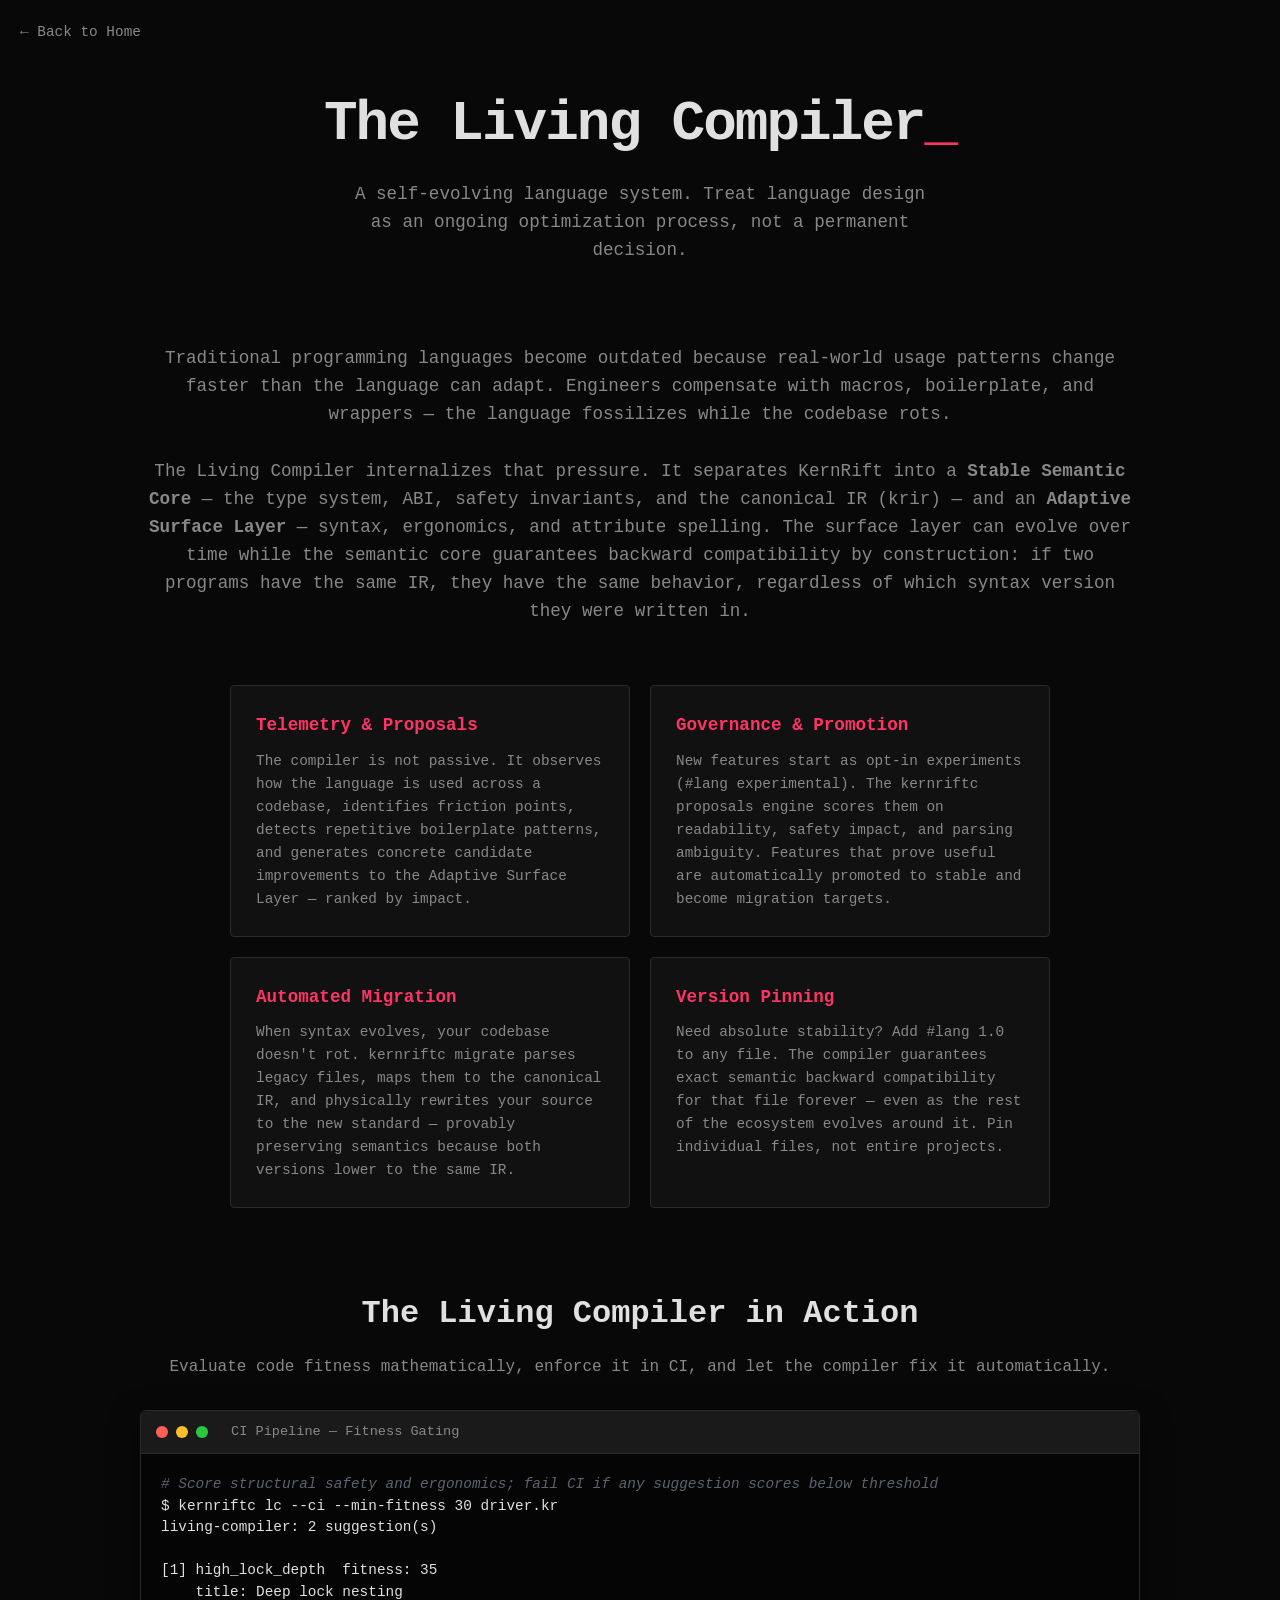
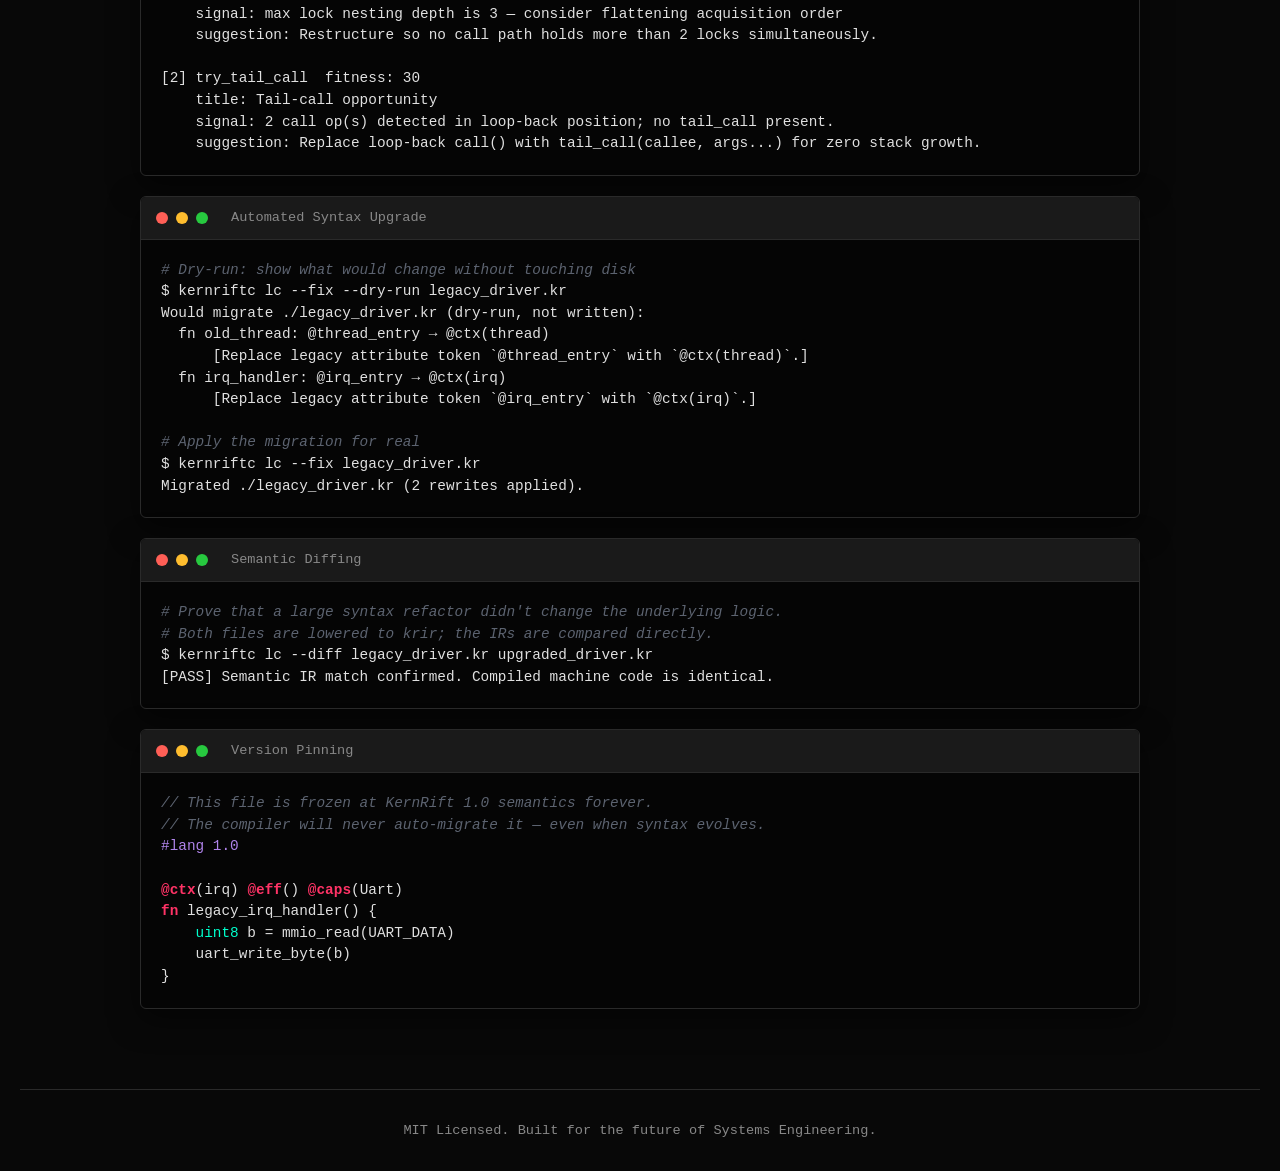
<file: website/living-compiler.html>
<!DOCTYPE html>
<html lang="en">
<head>
    <meta charset="UTF-8">
    <meta name="viewport" content="width=device-width, initial-scale=1.0">
    <title>KernRift | The Living Compiler</title>
    <link rel="stylesheet" href="style.css">
</head>
<body>
    <header>
        <nav class="nav-bar">
            <a href="index.html">← Back to Home</a>
        </nav>
        <h1>The Living Compiler</h1>
        <p class="subtitle">A self-evolving language system. Treat language design as an ongoing optimization process, not a permanent decision.</p>
    </header>

    <main>
        <section class="intro">
            <p>
                Traditional programming languages become outdated because real-world usage patterns change faster than the language can adapt. Engineers compensate with macros, boilerplate, and wrappers — the language fossilizes while the codebase rots.
                <br><br>
                The Living Compiler internalizes that pressure. It separates KernRift into a <strong>Stable Semantic Core</strong> — the type system, ABI, safety invariants, and the canonical IR (<code>krir</code>) — and an <strong>Adaptive Surface Layer</strong> — syntax, ergonomics, and attribute spelling. The surface layer can evolve over time while the semantic core guarantees backward compatibility by construction: if two programs have the same IR, they have the same behavior, regardless of which syntax version they were written in.
            </p>
        </section>

        <section class="features" style="grid-template-columns: repeat(auto-fit, minmax(400px, 1px));">
            <div class="feature-card">
                <h3>Telemetry &amp; Proposals</h3>
                <p>The compiler is not passive. It observes how the language is used across a codebase, identifies friction points, detects repetitive boilerplate patterns, and generates concrete candidate improvements to the Adaptive Surface Layer — ranked by impact.</p>
            </div>
            <div class="feature-card">
                <h3>Governance &amp; Promotion</h3>
                <p>New features start as opt-in experiments (<code>#lang experimental</code>). The <code>kernriftc proposals</code> engine scores them on readability, safety impact, and parsing ambiguity. Features that prove useful are automatically promoted to stable and become migration targets.</p>
            </div>
            <div class="feature-card">
                <h3>Automated Migration</h3>
                <p>When syntax evolves, your codebase doesn't rot. <code>kernriftc migrate</code> parses legacy files, maps them to the canonical IR, and physically rewrites your source to the new standard — provably preserving semantics because both versions lower to the same IR.</p>
            </div>
            <div class="feature-card">
                <h3>Version Pinning</h3>
                <p>Need absolute stability? Add <code>#lang 1.0</code> to any file. The compiler guarantees exact semantic backward compatibility for that file forever — even as the rest of the ecosystem evolves around it. Pin individual files, not entire projects.</p>
            </div>
        </section>

        <section class="code-showcase">
            <h2>The Living Compiler in Action</h2>
            <p style="text-align: center; color: var(--text-muted); margin-bottom: 30px;">
                Evaluate code fitness mathematically, enforce it in CI, and let the compiler fix it automatically.
            </p>

            <div class="code-window">
                <div class="code-header">
                    <span class="dot red"></span>
                    <span class="dot yellow"></span>
                    <span class="dot green"></span>
                    <span class="filename">CI Pipeline — Fitness Gating</span>
                </div>
<pre><code><span class="comment"># Score structural safety and ergonomics; fail CI if any suggestion scores below threshold</span>
$ kernriftc lc --ci --min-fitness 30 driver.kr
living-compiler: 2 suggestion(s)

[1] high_lock_depth  fitness: 35
    title: Deep lock nesting
    signal: max lock nesting depth is 3 — consider flattening acquisition order
    suggestion: Restructure so no call path holds more than 2 locks simultaneously.

[2] try_tail_call  fitness: 30
    title: Tail-call opportunity
    signal: 2 call op(s) detected in loop-back position; no tail_call present.
    suggestion: Replace loop-back call() with tail_call(callee, args...) for zero stack growth.
</code></pre>
            </div>

            <div class="code-window">
                <div class="code-header">
                    <span class="dot red"></span>
                    <span class="dot yellow"></span>
                    <span class="dot green"></span>
                    <span class="filename">Automated Syntax Upgrade</span>
                </div>
<pre><code><span class="comment"># Dry-run: show what would change without touching disk</span>
$ kernriftc lc --fix --dry-run legacy_driver.kr
Would migrate ./legacy_driver.kr (dry-run, not written):
  fn old_thread: @thread_entry → @ctx(thread)
      [Replace legacy attribute token `@thread_entry` with `@ctx(thread)`.]
  fn irq_handler: @irq_entry → @ctx(irq)
      [Replace legacy attribute token `@irq_entry` with `@ctx(irq)`.]

<span class="comment"># Apply the migration for real</span>
$ kernriftc lc --fix legacy_driver.kr
Migrated ./legacy_driver.kr (2 rewrites applied).
</code></pre>
            </div>

            <div class="code-window">
                <div class="code-header">
                    <span class="dot red"></span>
                    <span class="dot yellow"></span>
                    <span class="dot green"></span>
                    <span class="filename">Semantic Diffing</span>
                </div>
<pre><code><span class="comment"># Prove that a large syntax refactor didn't change the underlying logic.</span>
<span class="comment"># Both files are lowered to krir; the IRs are compared directly.</span>
$ kernriftc lc --diff legacy_driver.kr upgraded_driver.kr
[PASS] Semantic IR match confirmed. Compiled machine code is identical.
</code></pre>
            </div>

            <div class="code-window">
                <div class="code-header">
                    <span class="dot red"></span>
                    <span class="dot yellow"></span>
                    <span class="dot green"></span>
                    <span class="filename">Version Pinning</span>
                </div>
<pre><code><span class="comment">// This file is frozen at KernRift 1.0 semantics forever.</span>
<span class="comment">// The compiler will never auto-migrate it — even when syntax evolves.</span>
<span class="modifier">#lang 1.0</span>

<span class="keyword">@ctx</span>(irq) <span class="keyword">@eff</span>() <span class="keyword">@caps</span>(Uart)
<span class="keyword">fn</span> legacy_irq_handler() {
    <span class="type">uint8</span> b = mmio_read(UART_DATA)
    uart_write_byte(b)
}
</code></pre>
            </div>
        </section>
    </main>

    <footer>
        <p>MIT Licensed. Built for the future of Systems Engineering.</p>
    </footer>
</body>
</html>
</file>
<file: website/style.css>
:root {
    --bg-color: #080808;
    --text-main: #e0e0e0;
    --text-muted: #888888;
    --accent: #ff3366;
    --accent-secondary: #00ffcc;
    --card-bg: #111111;
    --border-color: #2a2a2a;
    --font-mono: "Fira Code", "JetBrains Mono", Consolas, monospace;
}

* {
    box-sizing: border-box;
    margin: 0;
    padding: 0;
}

body {
    background-color: var(--bg-color);
    color: var(--text-main);
    font-family: var(--font-mono);
    line-height: 1.6;
    padding: 0 20px;
    display: flex;
    flex-direction: column;
    align-items: center;
}

header {
    margin-top: 80px;
    margin-bottom: 50px;
    text-align: center;
}

.nav-bar {
    position: absolute;
    top: 20px;
    left: 20px;
}

.nav-bar a {
    color: var(--text-muted);
    text-decoration: none;
    font-size: 0.9rem;
    transition: color 0.2s ease;
}

.nav-bar a:hover {
    color: var(--accent-secondary);
}

h1 {
    font-size: 3.5rem;
    color: var(--text-main);
    letter-spacing: -2px;
    margin-bottom: 10px;
}

h1::after {
    content: '_';
    color: var(--accent);
    animation: blink 1s step-end infinite;
}

@keyframes blink {
    50% { opacity: 0; }
}

.subtitle {
    font-size: 1.1rem;
    color: var(--text-muted);
    margin-bottom: 30px;
    max-width: 600px;
    margin-left: auto;
    margin-right: auto;
}

.terminal-bar {
    background-color: var(--card-bg);
    border: 1px solid var(--border-color);
    padding: 15px 25px;
    display: inline-block;
    border-radius: 4px;
    color: var(--accent-secondary);
    margin-bottom: 20px;
}

.github-link a {
    color: var(--text-muted);
    text-decoration: none;
    transition: color 0.2s ease;
}

.github-link a:hover {
    color: var(--text-main);
}

main {
    max-width: 1000px;
    width: 100%;
}

.intro {
    text-align: center;
    margin-bottom: 60px;
    font-size: 1.1rem;
    color: var(--text-muted);
}

/* Benchmark Section */
.benchmark-section {
    margin-bottom: 60px;
    background-color: var(--card-bg);
    border: 1px solid var(--border-color);
    padding: 30px;
    border-radius: 6px;
}

.benchmark-section h2 {
    color: var(--text-main);
    margin-bottom: 15px;
    font-size: 1.5rem;
    text-align: center;
}

.benchmark-section p {
    text-align: center;
    color: var(--text-muted);
    margin-bottom: 25px;
    font-size: 0.95rem;
}

.benchmark-table {
    width: 100%;
    border-collapse: collapse;
    font-size: 0.95rem;
}

.benchmark-table th, .benchmark-table td {
    padding: 12px 15px;
    text-align: left;
    border-bottom: 1px solid var(--border-color);
}

.benchmark-table th {
    color: var(--accent-secondary);
    font-weight: normal;
}

.benchmark-table .highlight {
    color: var(--accent);
    font-weight: bold;
}

.benchmark-table .dim {
    color: var(--text-muted);
}

/* Features */
.features {
    display: grid;
    grid-template-columns: repeat(auto-fit, minmax(350px, 1px));
    gap: 20px;
    margin-bottom: 80px;
    justify-content: center;
}

.feature-card {
    background-color: var(--card-bg);
    border: 1px solid var(--border-color);
    padding: 25px;
    border-radius: 4px;
    transition: transform 0.2s ease, border-color 0.2s ease;
}

.feature-card:hover {
    transform: translateY(-3px);
    border-color: var(--accent-secondary);
}

.feature-card h3 {
    color: var(--accent);
    margin-bottom: 10px;
    font-size: 1.1rem;
}

.feature-card p {
    color: var(--text-muted);
    font-size: 0.9rem;
}

/* Quickstart */
.quickstart {
    margin-bottom: 80px;
}

.quickstart h2 {
    text-align: center;
    margin-bottom: 30px;
    font-size: 2rem;
}

.code-window {
    background-color: #050505;
    border: 1px solid var(--border-color);
    border-radius: 6px;
    overflow: hidden;
    margin-bottom: 20px;
    box-shadow: 0 10px 30px rgba(0,0,0,0.5);
}

.code-header {
    background-color: #1a1a1a;
    padding: 10px 15px;
    display: flex;
    align-items: center;
    border-bottom: 1px solid var(--border-color);
}

.dot {
    width: 12px;
    height: 12px;
    border-radius: 50%;
    margin-right: 8px;
}

.dot.red { background-color: #ff5f56; }
.dot.yellow { background-color: #ffbd2e; }
.dot.green { background-color: #27c93f; }

.filename {
    margin-left: 15px;
    color: var(--text-muted);
    font-size: 0.85rem;
}

pre {
    padding: 20px;
    overflow-x: auto;
    font-size: 0.9rem;
    line-height: 1.5;
}

/* Syntax Highlighting */
.keyword { color: var(--accent); font-weight: bold; }
.type { color: var(--accent-secondary); }
.modifier { color: #b084eb; }
.literal { color: #e5c07b; }
.comment { color: #5c6370; font-style: italic; }

/* Code Showcase (living-compiler page) */
.code-showcase {
    margin-bottom: 80px;
}

.code-showcase h2 {
    text-align: center;
    margin-bottom: 15px;
    font-size: 2rem;
}

footer {
    border-top: 1px solid var(--border-color);
    padding: 30px 0;
    width: 100%;
    text-align: center;
    color: var(--text-muted);
    font-size: 0.85rem;
    margin-top: auto;
}
</file>
